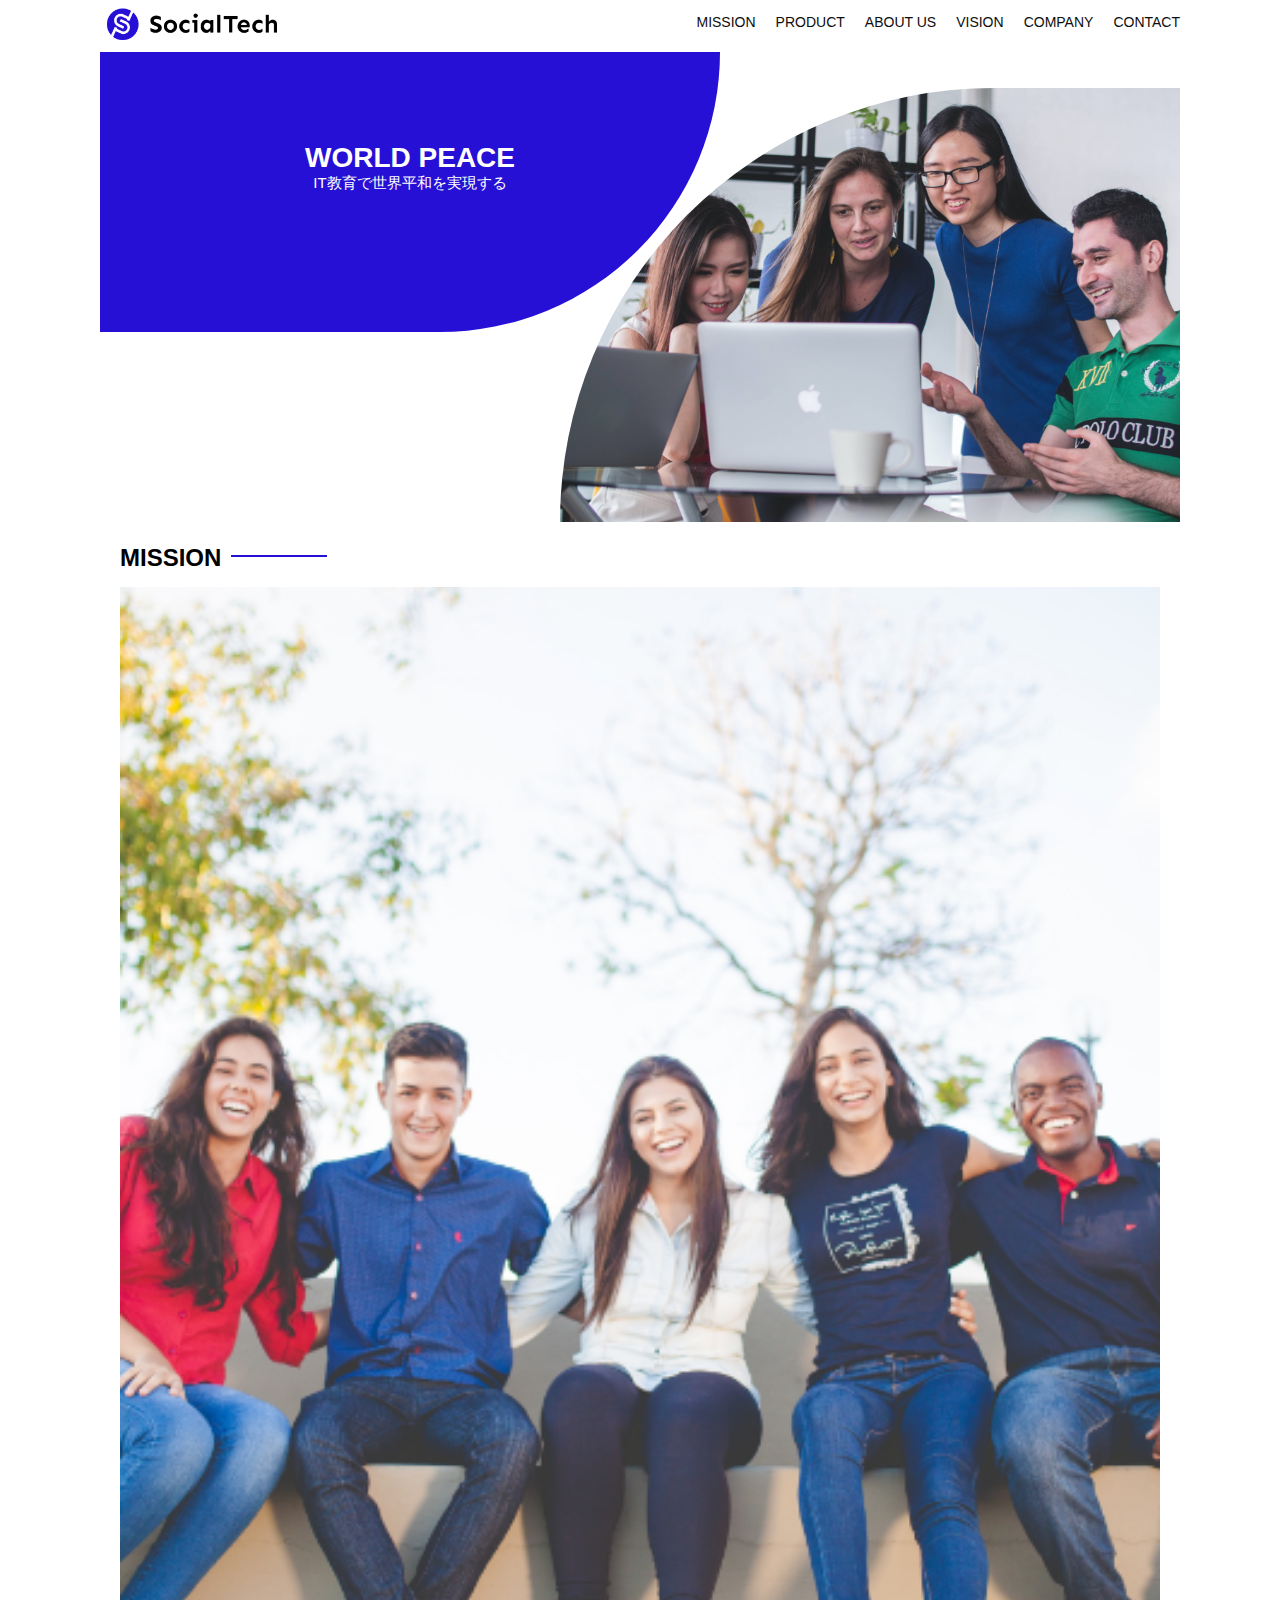
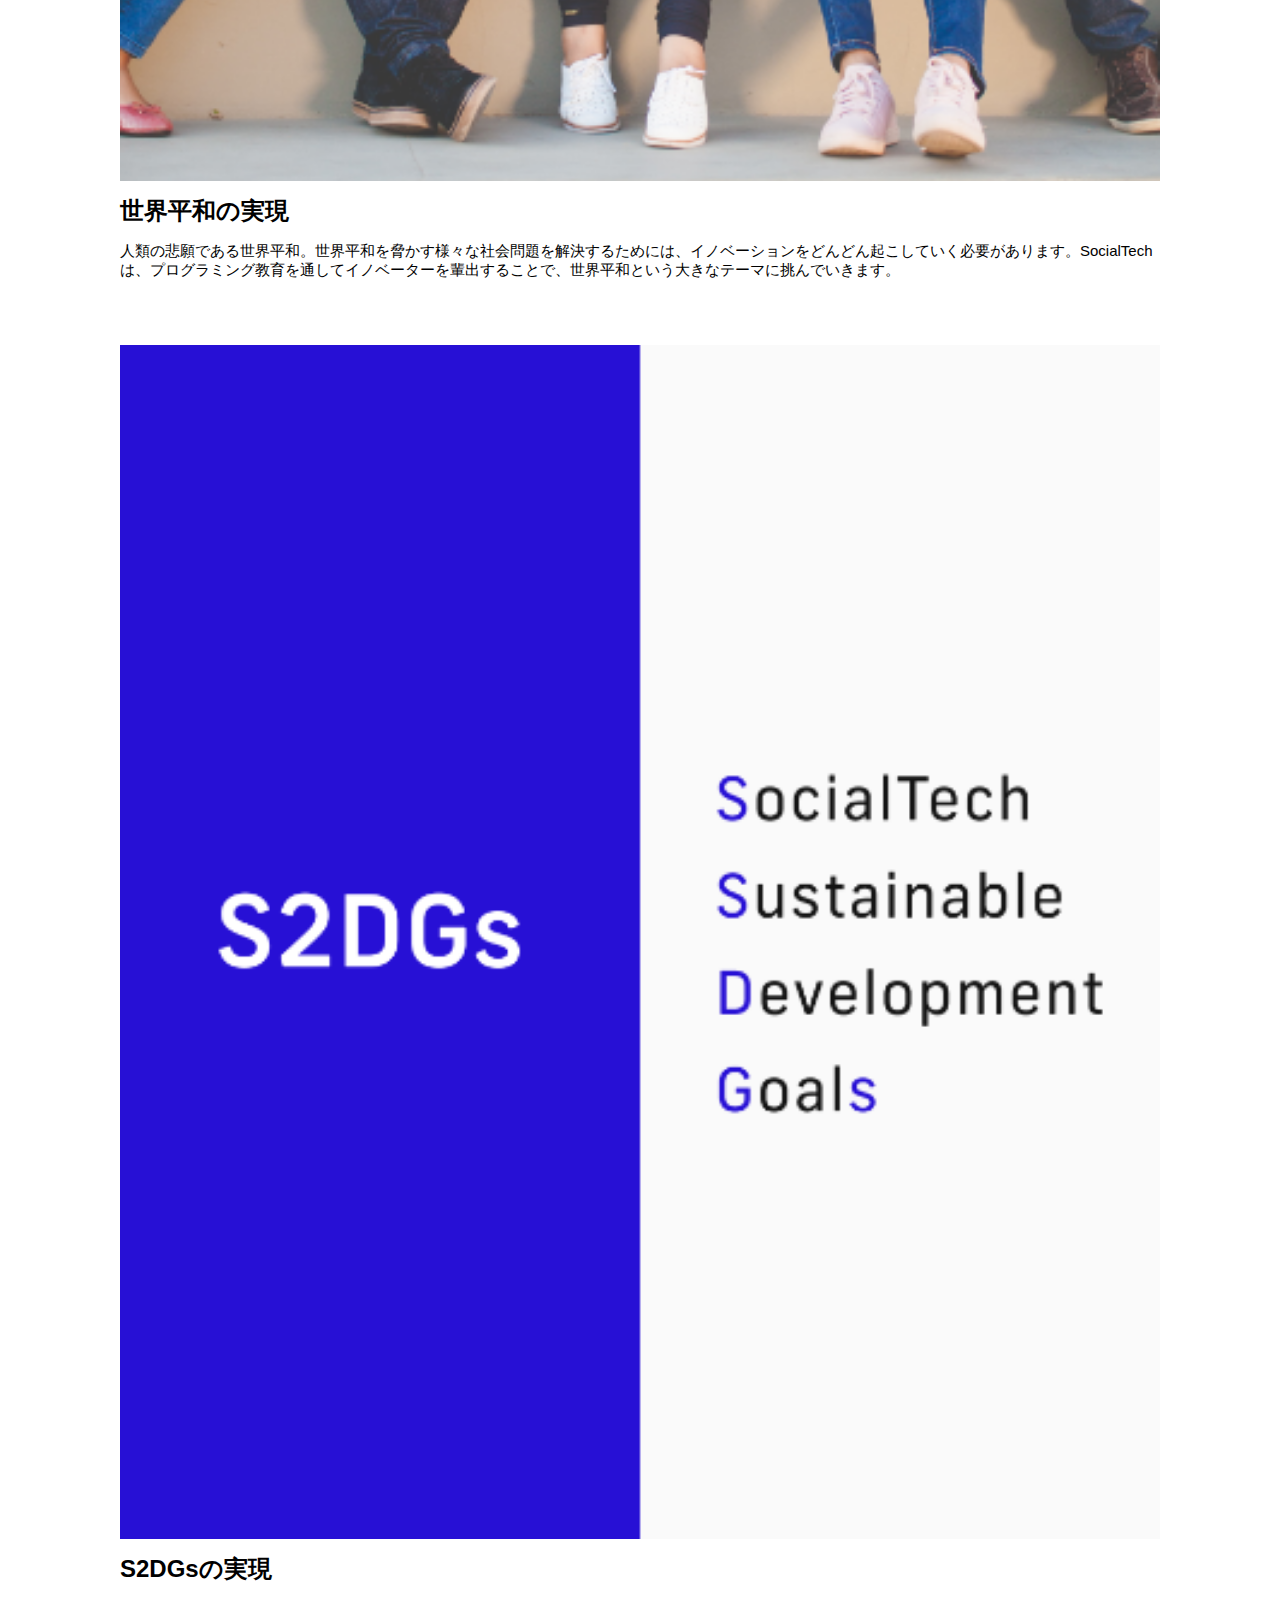
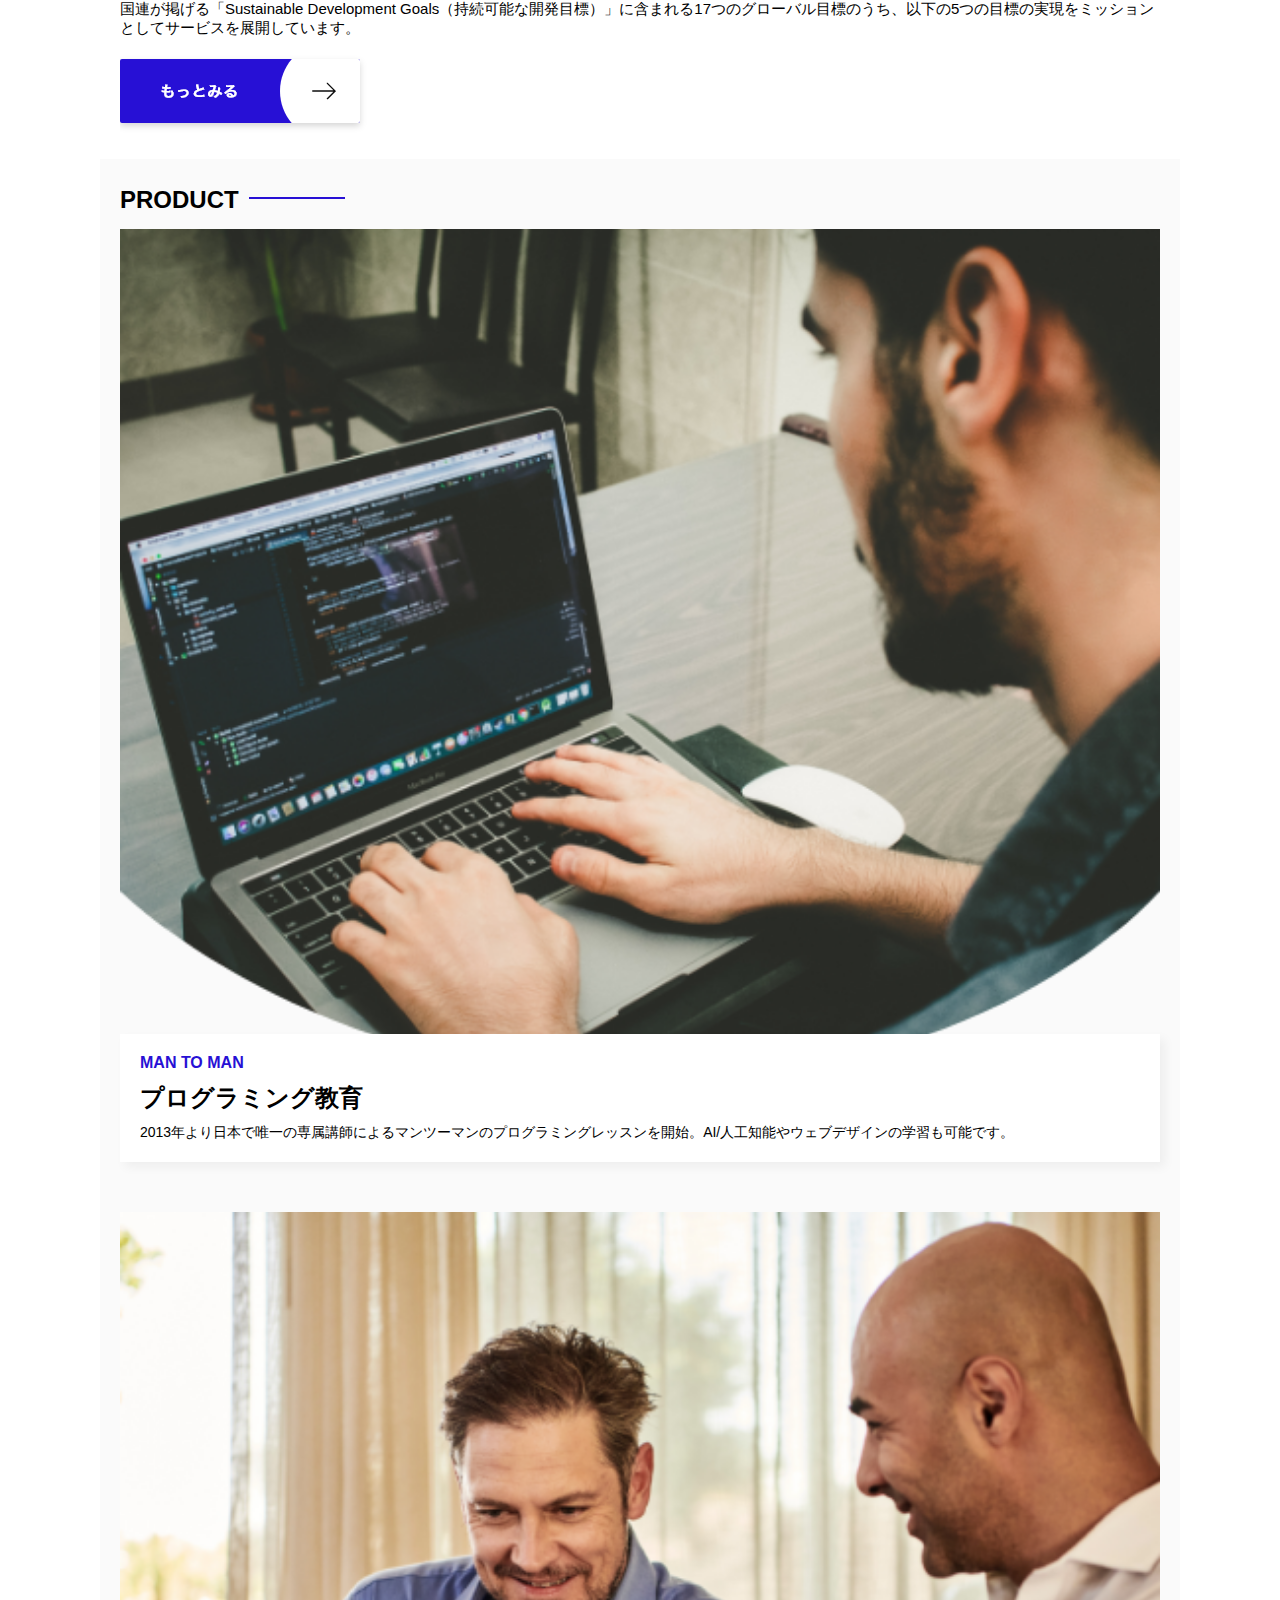
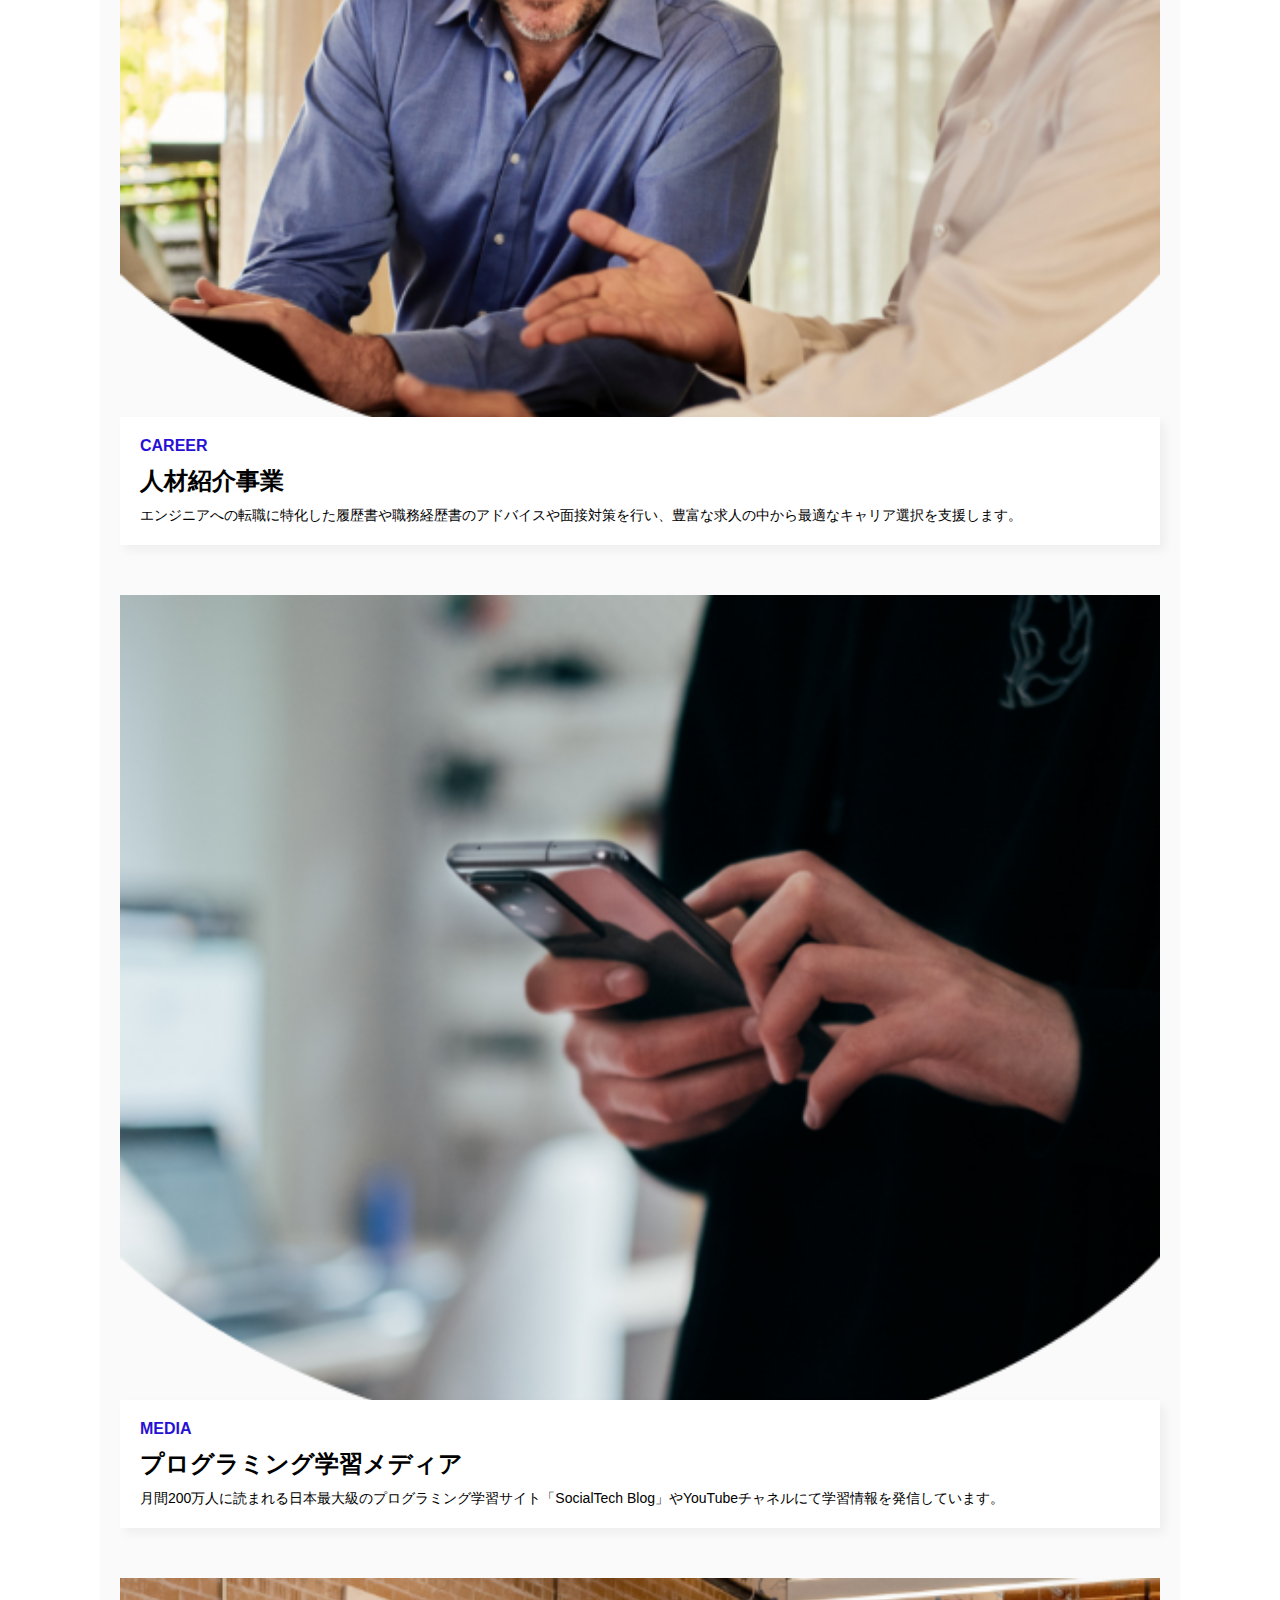
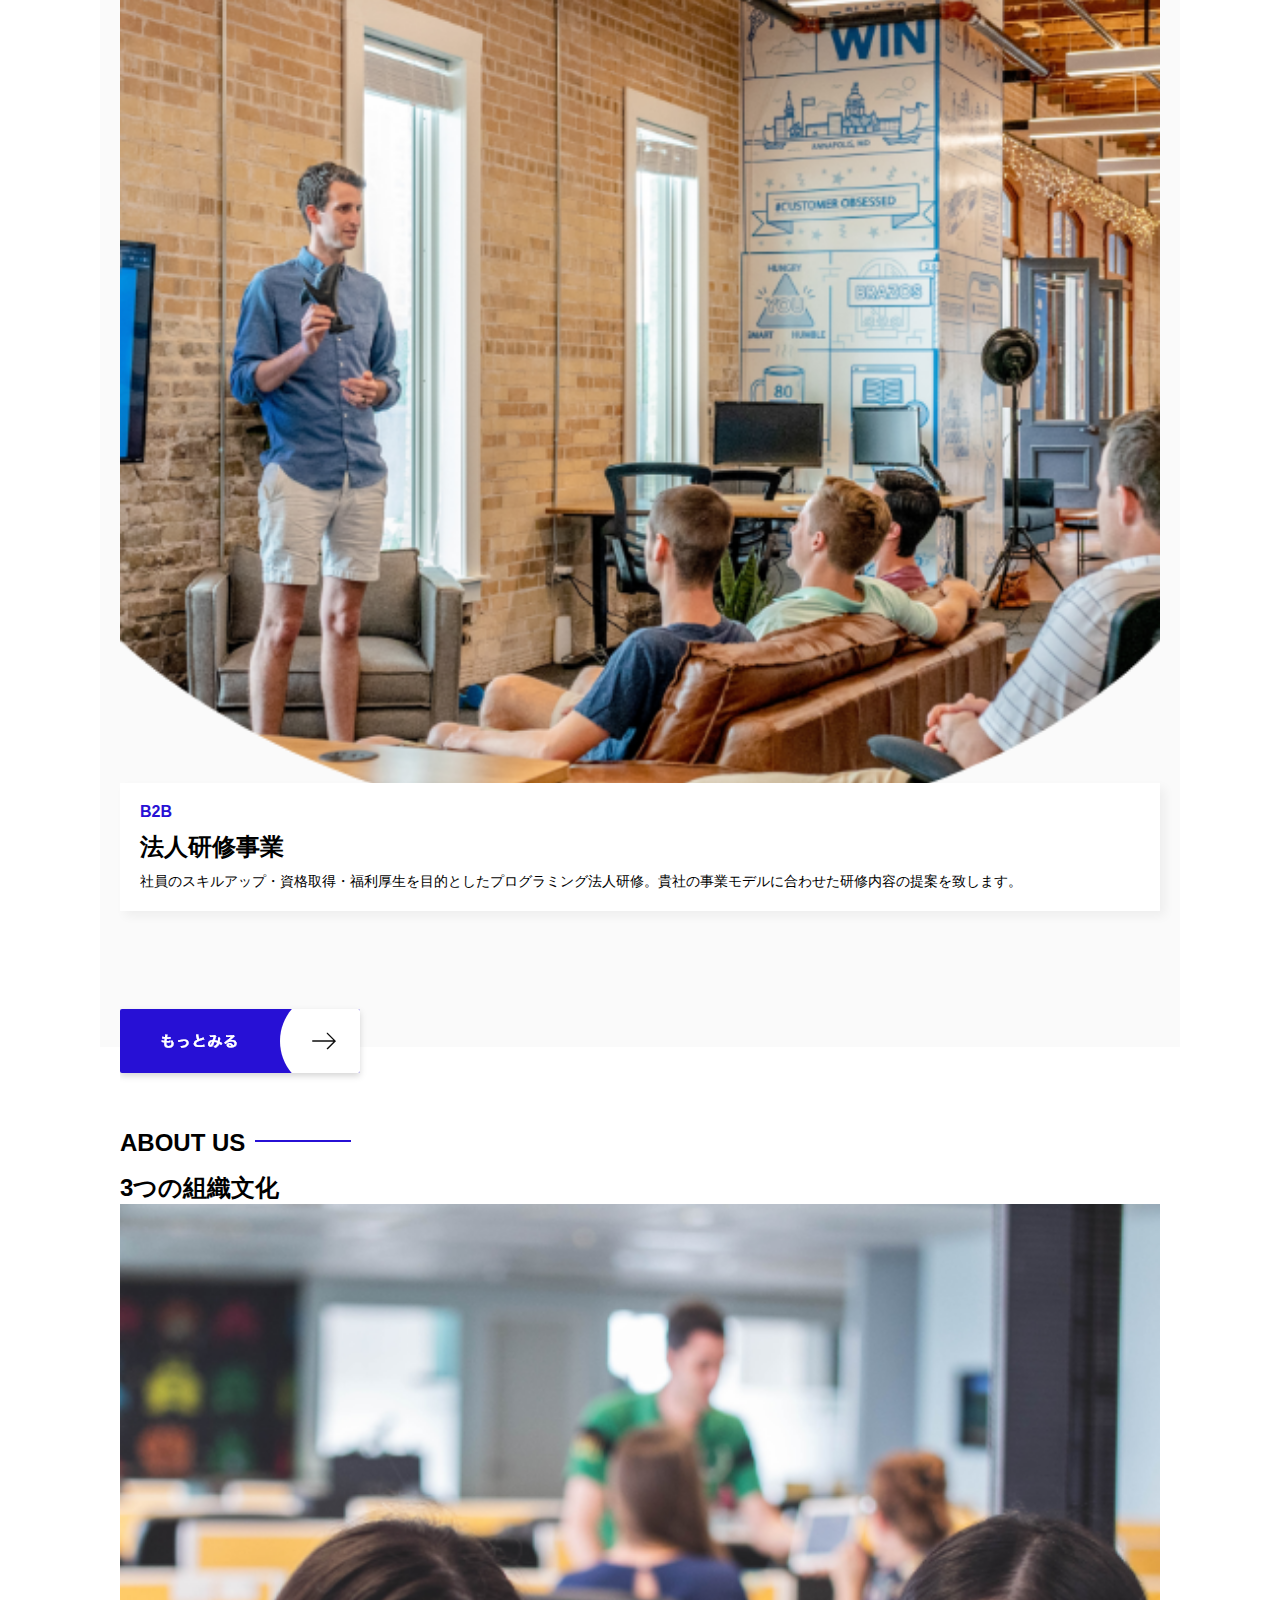
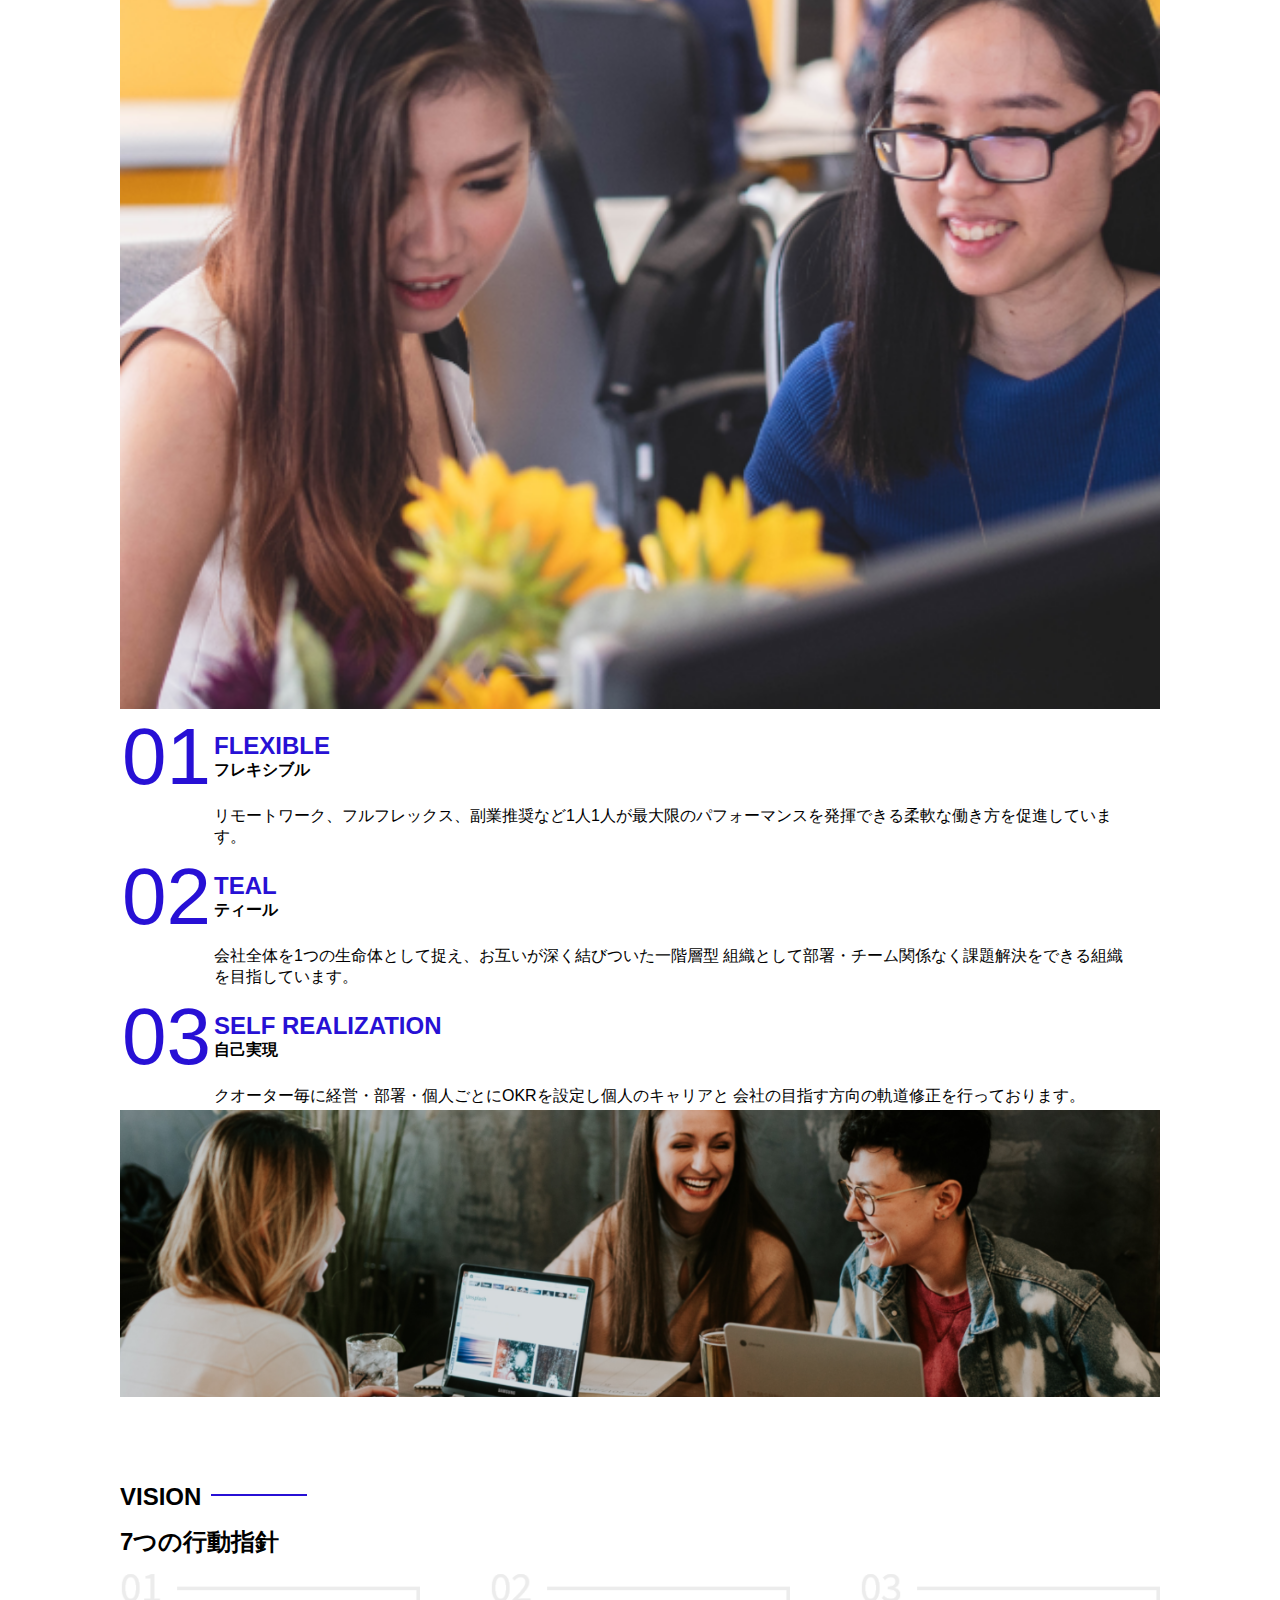
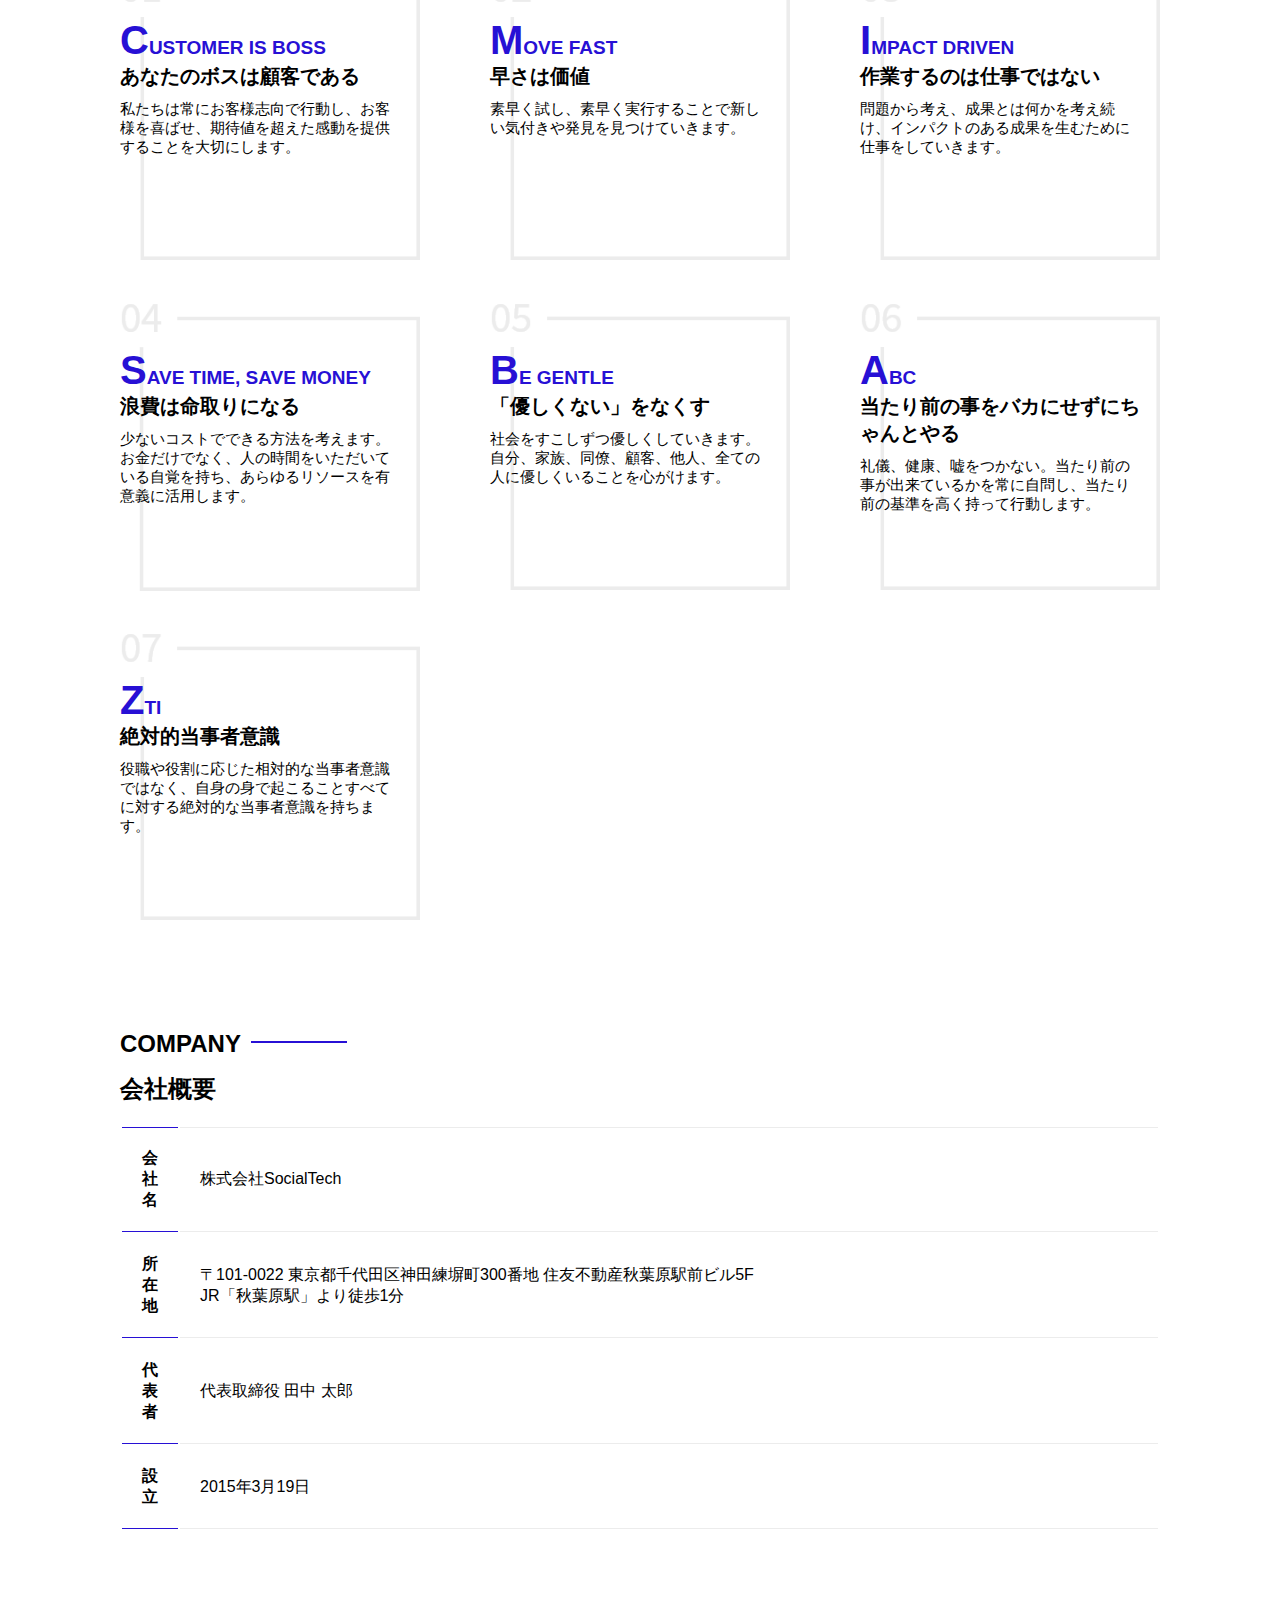
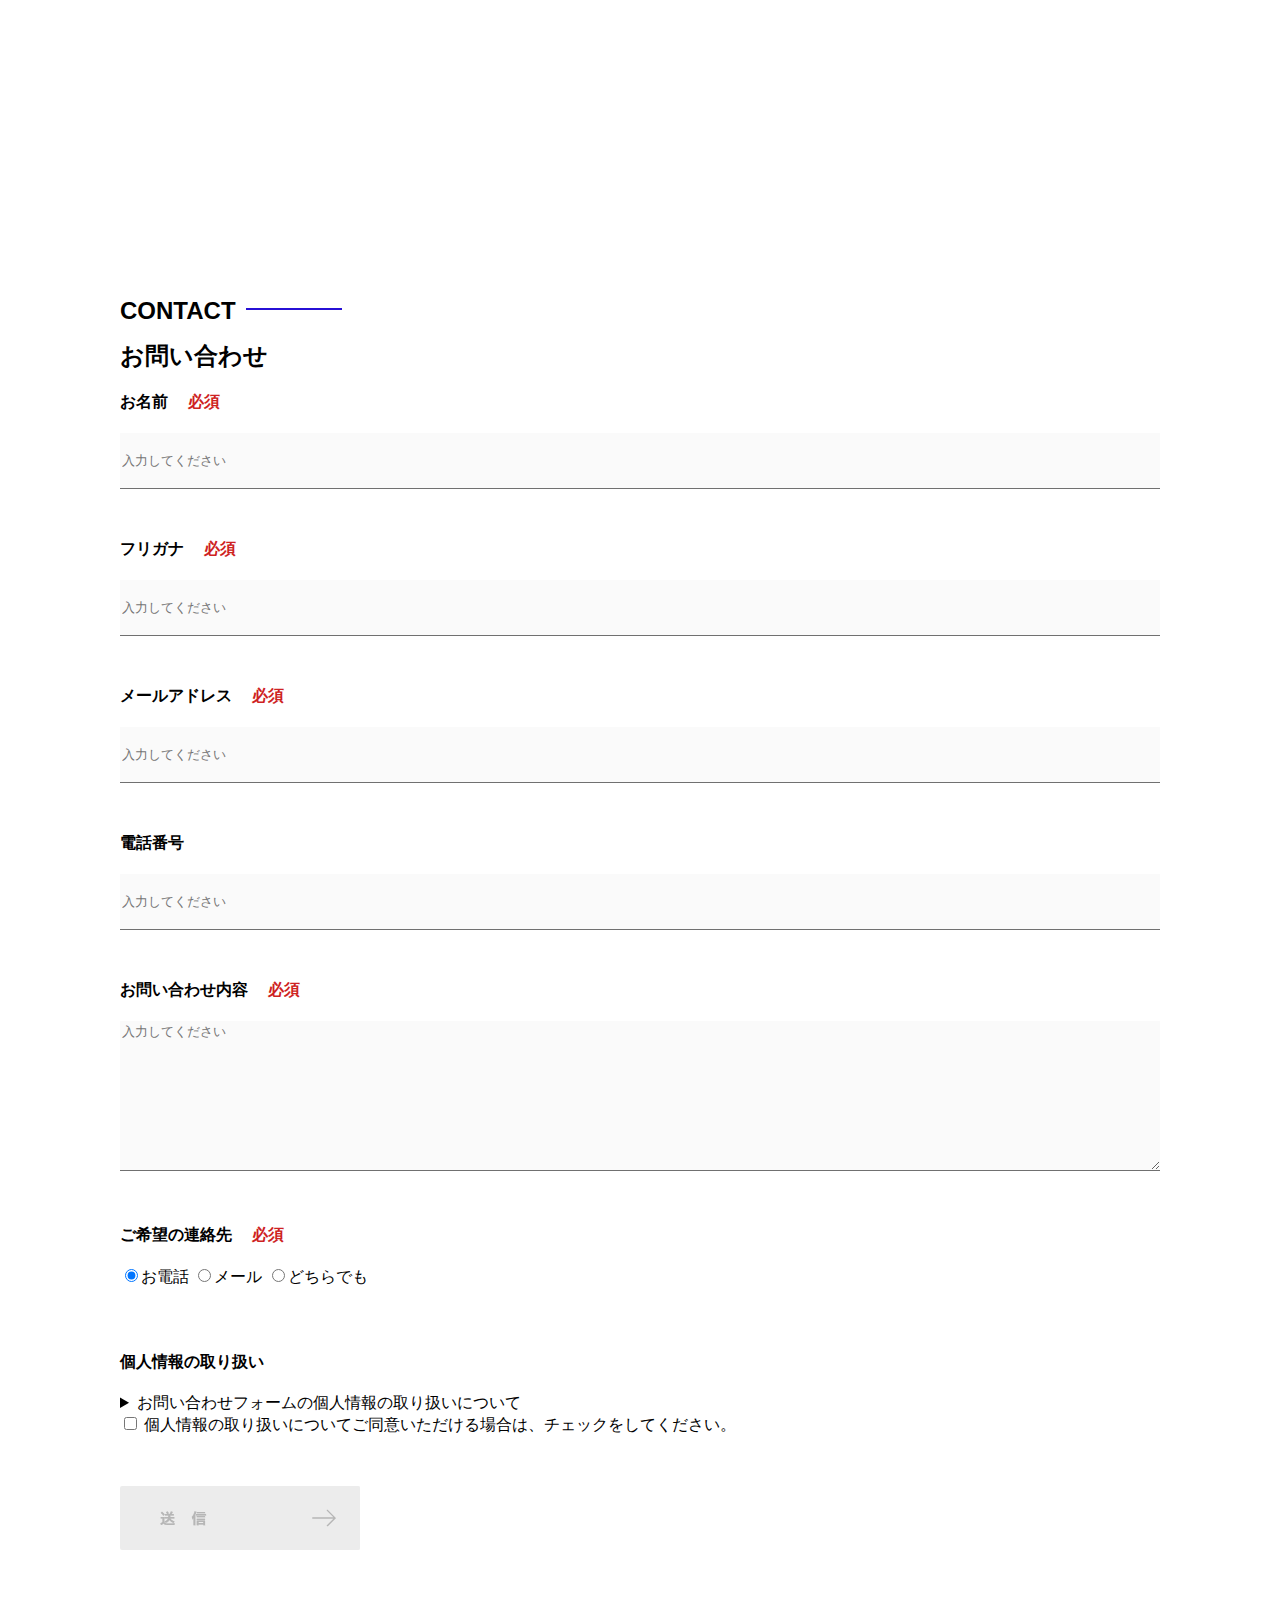
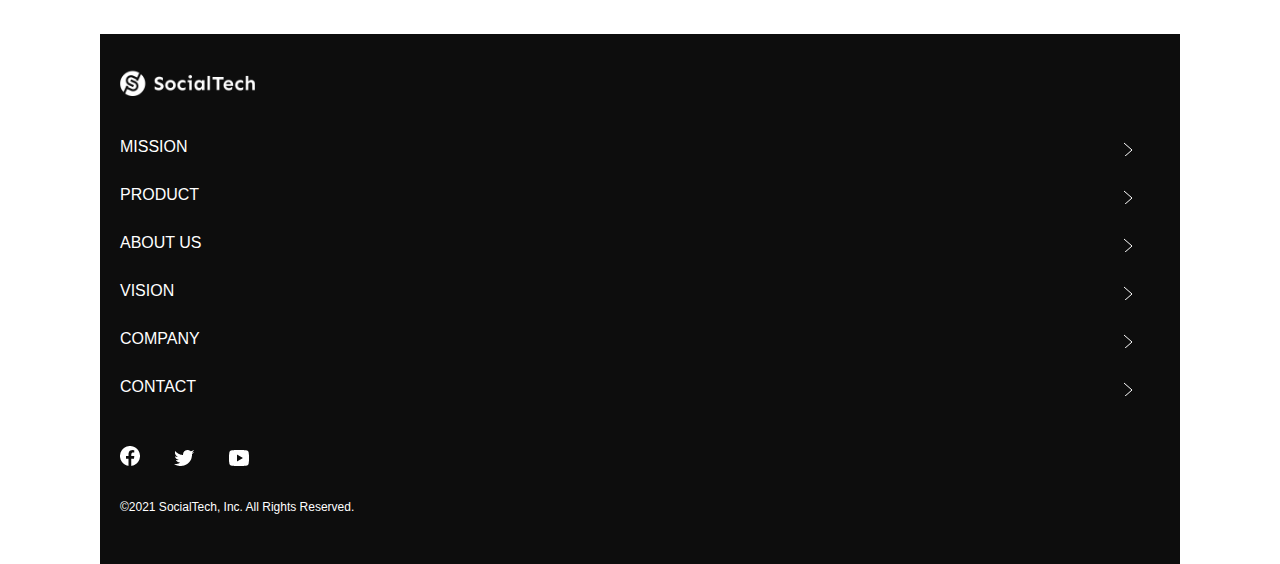
<file: index.html>
<!DOCTYPE html>
 <html>
 <head>
    <title>SocialTech</title>
    <meta charset="UTF-8">
  <meta name="description" content="SocialTechはEdTech業界のリーディングカンパニーを目指します。">
  <meta name="viewport" content="width=device-width, initial-scale=1.0"> 
  <link rel="stylesheet" href="style.css">
</head>
 <body>
     <!-- ヘッダー -->
  <header>
    <!-- ロゴ -->
    <a href="index.html" id="logo">
      <img src="images/logo.png" alt="トップページに戻る">
    </a>
       <!-- PC用ナビゲーション -->
    <nav id="nav-pc">
       <ul>
        <li><a href="mission.html">MISSION</a></li>
        <li><a href="product.html">PRODUCT</a></li>
        <li><a href="index.html#aboutus">ABOUT US</a></li>
        <li><a href="index.html#vision">VISION</a></li>
        <li><a href="index.html#company">COMPANY</a></li>
        <li><a href="index.html#contact">CONTACT</a></li>
       </ul>
   </nav>
     <!-- スマホ用メニューボタン -->
       <button id="menu-sp" onclick="document.getElementById('nav-sp').style.display = 'block'">
         <img src="images/button-menu.png" alt="ナビゲーションを開く">
       </button>
       <!-- スマホ用ナビゲーション -->
       <div id="nav-sp">
         <button id="close" onclick="document.getElementById('nav-sp').style.display = 'none'">
           <img src="images/button-close.png" alt="ナビゲーションを閉じる">
         </button>
 
         <nav>
           <ul>
             <li>
               <a id="logo-sp" href="index.html" onclick="document.getElementById('nav-sp').style.display = 'none'"><img src="images/logo-sp.png" alt="トップページに戻る"></a>
             </li>
             <li><a class="menu" href="mission.html" onclick="document.getElementById('nav-sp').style.display = 'none'">MISSION</a></li>
             <li><a class="menu" href="product.html" onclick="document.getElementById('nav-sp').style.display = 'none'">PRODUCT</a></li>
             <li><a class="menu" href="index.html#aboutus" onclick="document.getElementById('nav-sp').style.display = 'none'">ABOUT US</a></li>
             <li><a class="menu" href="index.html#vision" onclick="document.getElementById('nav-sp').style.display = 'none'">VISION</a></li>
             <li><a class="menu" href="index.html#company" onclick="document.getElementById('nav-sp').style.display = 'none'">COMPANY</a></li>
             <li><a class="menu" href="index.html#contact" onclick="document.getElementById('nav-sp').style.display = 'none'">CONTACT</a></li>
           </ul>
         </nav>
         <div id="sns">
           <a href="https://www.facebook.com/sejuku2013">
             <img src="images/button-facebook.png" alt="Facebookのリンク">
           </a>
           <a href="https://twitter.com/samuraijuku">
             <img src="images/button-twitter.png" alt="Twitterのリンク">
           </a>
           <a href="https://www.youtube.com/channel/UCCFOQO5aDK0xXam4cUQXT8g">
             <img src="images/button-youtube.png" alt="YouTubeのリンク">
           </a>
         </div>
       </div>
  </header>
  <main>
    <article>
        <!-- メインビジュアル -->
      <section id="main-visual">
           <div id="main-message">
            <h1>WORLD PEACE</h1>
            <p>IT教育で世界平和を実現する</p>
        </div>
        <img src="images/index/index-main.png" alt="PCの周りに集まる多国籍の仲間たち">
      </section>
       <!--ミッション-->
      <section id="mission">
         <h2 class="index-h2">MISSION</h2>
        <div id="mission-flex">
          <div>
             <img id="mission-photo" src="images/index/index-mission.png" alt="屋外のベンチで写真を撮影する多国籍の仲間たち">
            <h3>世界平和の実現</h3>
            <p>
              人類の悲願である世界平和。世界平和を脅かす様々な社会問題を解決するためには、イノベーションをどんどん起こしていく必要があります。SocialTechは、プログラミング教育を通してイノベーターを輩出することで、世界平和という大きなテーマに挑んでいきます。
            </p>
          </div>
          <div>
             <img id="s2dgs" src="images/index/s2dgs.png" alt="S2DGs">
            <h3>S2DGsの実現</h3>
            <p>国連が掲げる「Sustainable Development Goals（持続可能な開発目標）」に含まれる17つのグローバル目標のうち、以下の5つの目標の実現をミッションとしてサービスを展開しています。</p>
            <a href="mission.html">
              <img src="images/button-more.png" alt="もっとみる">
            </a>
          </div>
        </div>
      </section>
       <!-- プロダクト -->
      <section id="product">
       <h2 class="index-h2">PRODUCT</h2>
        <div class="product-flex">
         <div id="product-left">
            <div>
               <img class="product-photo" src="images/index/index-mantoman.png" alt="PCでコードを書く男性">
               <div class="product-explain">
                 <span>MAN TO MAN</span>
                 <h3>プログラミング教育</h3>
                 <p>2013年より日本で唯一の専属講師によるマンツーマンのプログラミングレッスンを開始。AI/人工知能やウェブデザインの学習も可能です。</p>
               </div>
             </div>
             <div>
               <img class="product-photo" src="images/index/index-career.png" alt="笑顔で話し合う2人の男性">
               <div class="product-explain">
                 <span>CAREER</span>
                 <h3>人材紹介事業</h3>
                 <p>エンジニアへの転職に特化した履歴書や職務経歴書のアドバイスや面接対策を行い、豊富な求人の中から最適なキャリア選択を支援します。</p>
               </div>
             </div>
         </div>
         <div id="product-right">
            <div>
              <img class="product-photo" src="images/index/index-media.png" alt="スマートフォンを操作する人">
              <div class="product-explain">
                <span>MEDIA</span>
                <h3>プログラミング学習メディア</h3>
                <p>月間200万人に読まれる日本最大級のプログラミング学習サイト「SocialTech Blog」やYouTubeチャネルにて学習情報を発信しています。</p>
              </div>
            </div>
            <div>
              <img class="product-photo" src="images/index/index-b2b.png" alt="講演中の男性とそれを聴く人々">
              <div class="product-explain">
                <span>B2B</span>
                <h3>法人研修事業</h3>
                <p>社員のスキルアップ・資格取得・福利厚生を目的としたプログラミング法人研修。貴社の事業モデルに合わせた研修内容の提案を致します。</p>
              </div>
            </div>
          </div>
        </div>
        <div id="product-more">
          <a href="product.html">
            <img src="images/button-more.png" alt="もっとみる">
          </a>
         </div>
        </div>
      </section>
      <!-- ABOUT US -->
      <section id="aboutus">
        <h2 class="index-h2">ABOUT US</h2>
        <h3>3つの組織文化</h3>
        <div>
            <table class="culture-table">
            <tr>
              <td class="culture-num">01</td>
              <th><span class="culture-en">FLEXIBLE</span><br>フレキシブル</th>
            </tr>
            <tr>
              <td>
                <!--空のセル-->
              </td>
              <td class="culture-description">リモートワーク、フルフレックス、副業推奨など1人1人が最大限のパフォーマンスを発揮できる柔軟な働き方を促進しています。</td>
            </tr>
            <tr>
              <td class="culture-num">02</td>
              <th><span class="culture-en">TEAL</span><br>ティール</th>
            </tr>
            <tr>
              <td>
                <!--空のセル-->
              </td>
              <td class="culture-description">会社全体を1つの生命体として捉え、お互いが深く結びついた一階層型 組織として部署・チーム関係なく課題解決をできる組織を目指しています。</td>
            </tr>
            <tr>
              <td class="culture-num">03</td>
              <th><span class="culture-en">SELF REALIZATION</span><br>自己実現</th>
            </tr>
            <tr>
              <td>
                <!--空のセル-->
              </td>
              <td class="culture-description">クオーター毎に経営・部署・個人ごとにOKRを設定し個人のキャリアと 会社の目指す方向の軌道修正を行っております。</td>
            </tr>
          </table>
  <img class="culture-img" src="images/index/index-aboutus1.png" alt="笑顔で話し合う2人の女性">
        </div>
        <img class="culture-img2" src="images/index/index-aboutus2.png" alt="笑顔で話し合う3人の男女">
      </section>
        <!-- VISION -->
      <section id="vision">
        <h2 class="index-h2">VISION</h2>
        <h3>7つの行動指針</h3>
        <div>
             <div class="vision-box">
               <img src="images/index/vision-01.png" alt="01">
               <div>
                 <h4>CUSTOMER IS BOSS</h4>
                 <h5>あなたのボスは顧客である</h5>
                 <p>私たちは常にお客様志向で行動し、お客様を喜ばせ、期待値を超えた感動を提供することを大切にします。</p>
               </div>
             </div>
               <div class="vision-box">
               <img src="images/index/vision-02.png" alt="02">
               <div>
                 <h4>MOVE FAST</h4>
                 <h5>早さは価値</h5>
                 <p>素早く試し、素早く実行することで新しい気付きや発見を見つけていきます。</p>
               </div>
             </div>
             <div class="vision-box">
               <img src="images/index/vision-03.png" alt="03">
               <div>
                 <h4>IMPACT DRIVEN</h4>
                 <h5>作業するのは仕事ではない</h5>
                 <p>問題から考え、成果とは何かを考え続け、インパクトのある成果を生むために仕事をしていきます。</p>
               </div>
             </div>
             <div class="vision-box">
               <img src="images/index/vision-04.png" alt="04">
               <div>
                 <h4>SAVE TIME, SAVE MONEY</h4>
                 <h5>浪費は命取りになる</h5>
                 <p>少ないコストでできる方法を考えます。お金だけでなく、人の時間をいただいている自覚を持ち、あらゆるリソースを有意義に活用します。</p>
               </div>
             </div>
             <div class="vision-box">
               <img src="images/index/vision-05.png" alt="05">
               <div>
                 <h4>BE GENTLE</h4>
                 <h5>「優しくない」をなくす</h5>
                 <p>社会をすこしずつ優しくしていきます。自分、家族、同僚、顧客、他人、全ての人に優しくいることを心がけます。</p>
               </div>
             </div>
             <div class="vision-box">
               <img src="images/index/vision-06.png" alt="06">
               <div>
                 <h4>ABC</h4>
                 <h5>当たり前の事をバカにせずにちゃんとやる</h5>
                 <p>礼儀、健康、嘘をつかない。当たり前の事が出来ているかを常に自問し、当たり前の基準を高く持って行動します。</p>
               </div>
             </div>
             <div class="vision-box">
               <img src="images/index/vision-07.png" alt="07">
               <div>
                 <h4>ZTI</h4>
                 <h5>絶対的当事者意識</h5>
                 <p>役職や役割に応じた相対的な当事者意識ではなく、自身の身で起こることすべてに対する絶対的な当事者意識を持ちます。</p>
               </div>
             </div>
        </div>
      </section>
        <!-- COMPANY -->
      <section id="company">
        <h2 class="index-h2">COMPANY</h2>
        <h3>会社概要</h3>
         <table id="company-table">
             <tr>
               <th class="tableheader tableheader-first">会社名</th>
               <td class="cell cell-first">株式会社SocialTech</td>
             </tr>
             <tr>
               <th class="tableheader">所在地</th>
               <td class="cell">〒101-0022 東京都千代田区神田練塀町300番地 住友不動産秋葉原駅前ビル5F<br>JR「秋葉原駅」より徒歩1分</td>
             </tr>
             <tr>
               <th class="tableheader">代表者</th>
               <td class="cell">代表取締役 田中 太郎</td>
             </tr>
             <tr>
               <th class="tableheader">設立</th>
               <td class="cell">2015年3月19日</td>
             </tr>
           </table>
           <iframe 
 src="https://www.google.com/maps/embed?pb=!1m18!1m12!1m3!1d3240.0688551336807!2d139.7720776771055!3d35.69992317258124!2m3!1f0!2f0!3f0!3m2!1i1024!2i768!4f13.1!3m3!1m2!1s0x60188fee13660e23%3A0x77137876edf742ac!2z5L2P5Y-L5LiN5YuV55Sj56eL6JGJ5Y6f6aeF5YmN44OT44Or!5e0!3m2!1sja!2sjp!4v1704858013291!5m2!1sja!2sjp" 
 style="border: 0" allowfullscreen="" loading="lazy">
 </iframe>
      </section>
       <!-- お問い合わせフォーム -->
      <section id="contact">
        <h2 class="index-h2">CONTACT</h2>
        <h3>お問い合わせ</h3>
        <form>
           <div>
            <div class="contact-heading">
              <label class="contact-label">お名前<span class="contact-span">必須</span></label>
            </div>
            <div>
              <input type="text" name="name" placeholder="入力してください" class="contact-textbox">
            </div>
          </div>
          <div>
            <div class="contact-heading">
              <label class="contact-label">フリガナ<span class="contact-span">必須</span></label>
            </div>
            <div>
              <input type="text" name="hurigana" placeholder="入力してください" class="contact-textbox">
            </div>
          </div>
          <div>
            <div class="contact-heading">
              <label class="contact-label">メールアドレス<span class="contact-span">必須</span></label>
            </div>
            <div>
              <input type="text" name="email" placeholder="入力してください" class="contact-textbox">
            </div>
          </div>
          <div>
            <div class="contact-heading">
              <label class="contact-label">電話番号</label>
            </div>
            <div>
              <input type="text" name="tel" placeholder="入力してください" class="contact-textbox">
            </div>
          </div>
           <div>
            <div class="contact-heading">
              <label class="contact-label">お問い合わせ内容<span class="contact-span">必須</span></label>
            </div>
            <div>
              <textarea class="contact-textarea" placeholder="入力してください" name="message"></textarea>
            </div>
          </div>
             <div>
            <div class="contact-heading">
              <label class="contact-label">ご希望の連絡先<span class="contact-span">必須</span></label>
            </div>
            <div>
              <input class="radiobutton" type="radio" value="tel" name="contact" checked><label>お電話</label>
              <input class="radiobutton" type="radio" value="mail" name="contact"><label>メール</label>
              <input class="radiobutton" type="radio" value="both" name="contact"><label>どちらでも</label>
            </div>
          </div>
            <div>
               <div class="contact-heading">
                 <label class="contact-label">個人情報の取り扱い</label>
               </div>
               <div>
                 <details>
                   <summary>お問い合わせフォームの個人情報の取り扱いについて</summary>
                   <div>
                     <dl>
                       <dt>１．組織の名称又は氏名</dt>
                       <dd>株式会社SocialTech</dd>
                       <dt>２．個人情報保護管理者（若しくはその代理人）の氏名又は職名、所属及び連絡先</dt>
                       <dd>
                         <p>鈴木 一郎 コーポレート部</p>
                         <p>メールアドレス：samurai@example.com</p>
                         <p>TEL：03-1234-5678</p>
                       </dd>
                       <dt>３．個人情報の利用目的</dt>
                       <dd>
                         <ul>
                           <li>本サービス及び本サービスに関連する情報の提供又はそれらに関する連絡のため</li>
                           <li>ユーザーの本人確認のため</li>
                           <li>当社サービスのご案内のため</li>
                           <li>当社の商品等の広告または宣伝（電子メールによるものを含むものとします。）</li>
                         </ul>
                       </dd>
                       <dt>４．個人情報の取り扱い業務の委託</dt>
                       <dd>個人情報の取扱業務の全部または一部を外部に業務委託する場合があります。その際、弊社は、個人情報を適切に保護できる管理体制を敷き実行していることを条件として委託先を厳選したうえで、機密保持契約を委託先と締結し、お客様の個人情報を厳密に管理させます。</dd>
                       <dt>５．個人情報の開示等の請求</dt>
                       <dd>
                         お客様は、弊社に対してご自身の個人情報の開示等（利用目的の通知、開示、内容の訂正・追加・削除、利用の停止または消去、第三者への提供の停止）に関して、当社問合わせ窓口に申し出ることができます。<br>
                         その際、弊社はお客様ご本人を確認させていただいたうえで、合理的な期間内に対応いたします。<br>
                         なお、個人情報に関する弊社問合わせ先は、次の通りです。
                       </dd>
                       <dd>
                         <p>株式会社SocialTech　個人情報問合せ窓口</p>
                         <p>〒150-0043　東京都千代田区神田練塀町300番地 住友不動産秋葉原駅前ビル5F</p>
                         <p>メールアドレス：samurai@example.com　TEL：03-1234-5678</p>
                       </dd>
 
                       <dt>６．個人情報を提供されることの任意性について</dt>
                       <dd>お客様がご自身の個人情報を弊社に提供されるか否かは、お客様のご判断によりますが、もしご提供されない場合には、適切なサービスが提供できない場合がありますので予めご了承ください。</dd>
                     </dl>
                   </div>
                 </details>
                 <input type="checkbox" name="agree">
                 <span>個人情報の取り扱いについてご同意いただける場合は、チェックをしてください。</span>
               </div>
             </div>
                 <input type="image" src="images/button-submit.png" alt="送信する">
        </form>
      </section>
    </article>
  </main>
   <footer>
      <div id="footer-logo">
        <img src="images/logo-sp.png" alt="SocialTech">
      </div>
         <div id="footer-link">
        <a href="mission.html">MISSION</a>
        <a href="product.html">PRODUCT</a>
        <a href="index.html#aboutus">ABOUT US</a>
        <a href="index.html#vision">VISION</a>
        <a href="index.html#company">COMPANY</a>
        <a href="index.html#contact">CONTACT</a>
      </div>
       <div id="sns-footer">
         <div class="sns-btns">
           <a href="https://www.facebook.com/sejuku2013"><img src="images/button-facebook.png" alt="Facebookのリンク"></a>
           <a href="https://twitter.com/samuraijuku"><img src="images/button-twitter.png" alt="Twitterのリンク"></a>
           <a href="https://www.youtube.com/channel/UCCFOQO5aDK0xXam4cUQXT8g"><img src="images/button-youtube.png" alt="YouTubeのリンク"></a>
         </div>
         <p id="copyright">&copy;2021 SocialTech, Inc. All Rights Reserved.</p>
       </div>
    </footer>
 </body>
 </html>
</file>
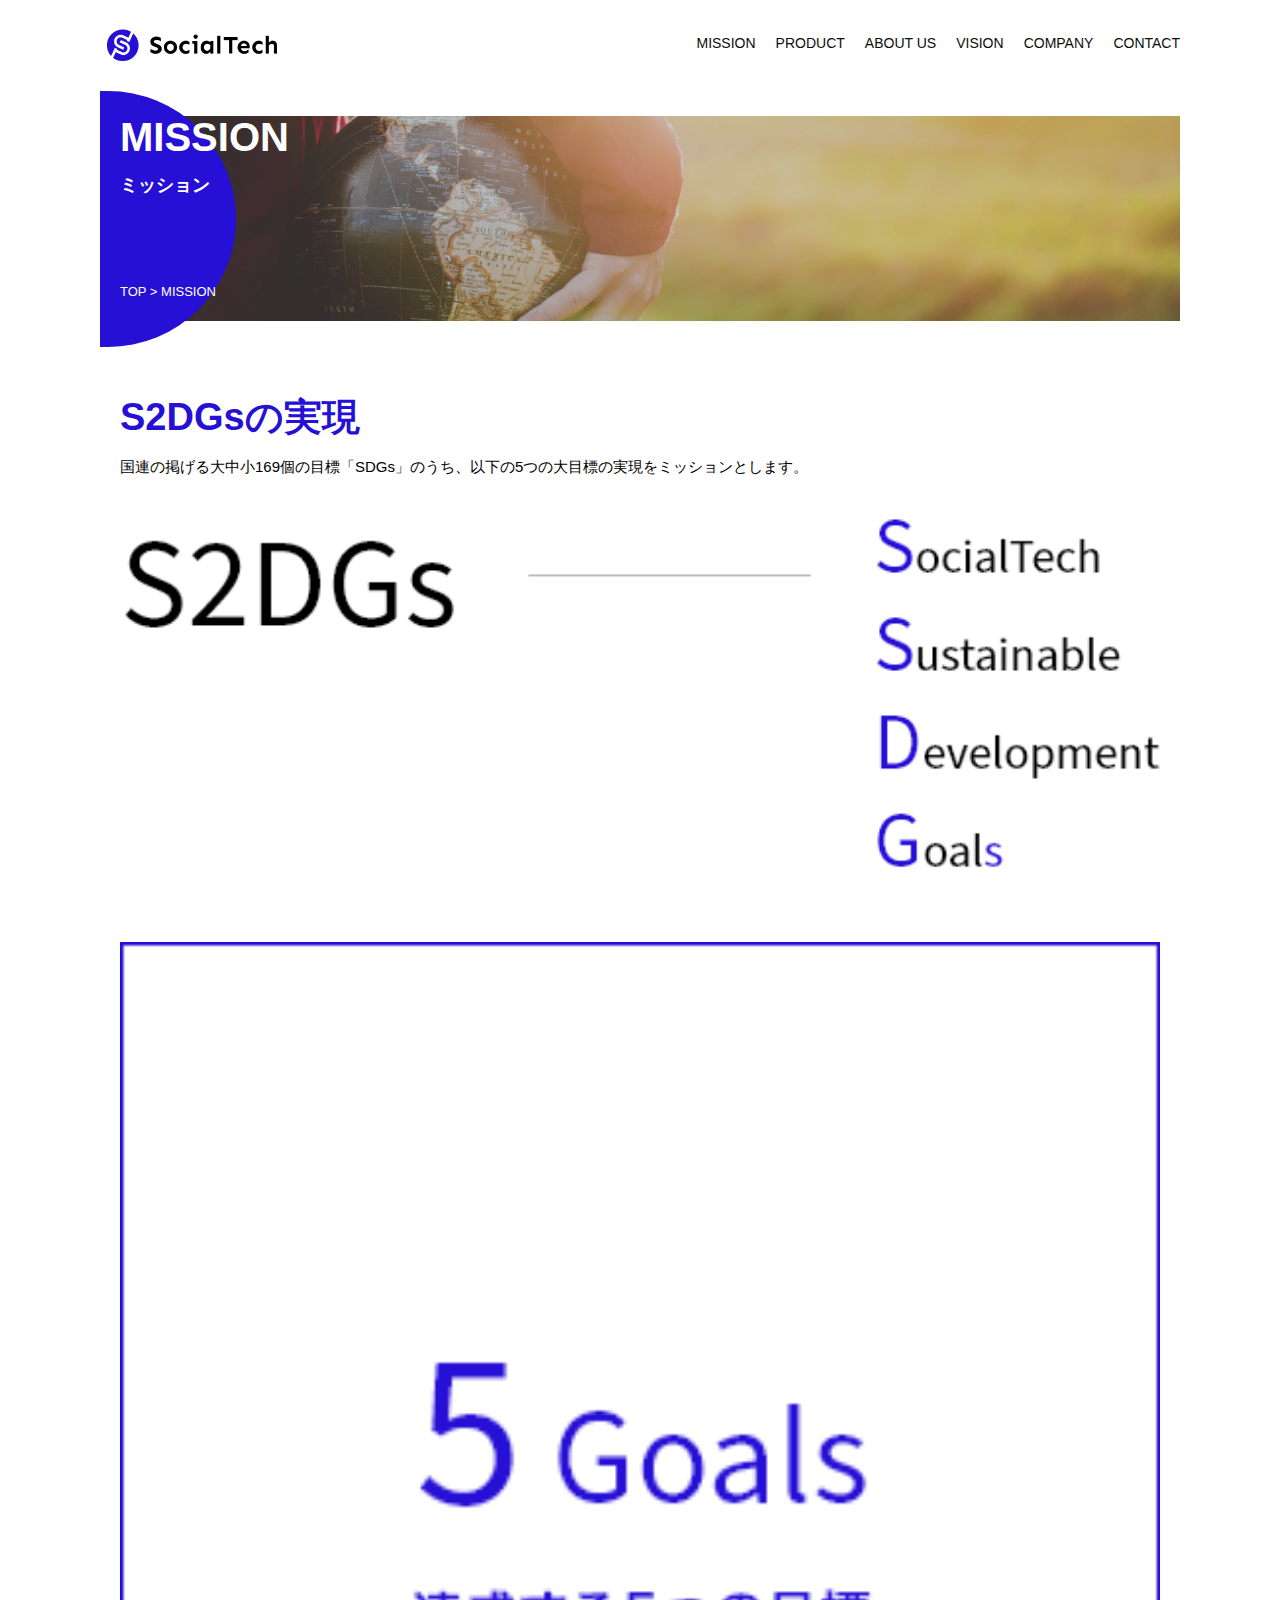
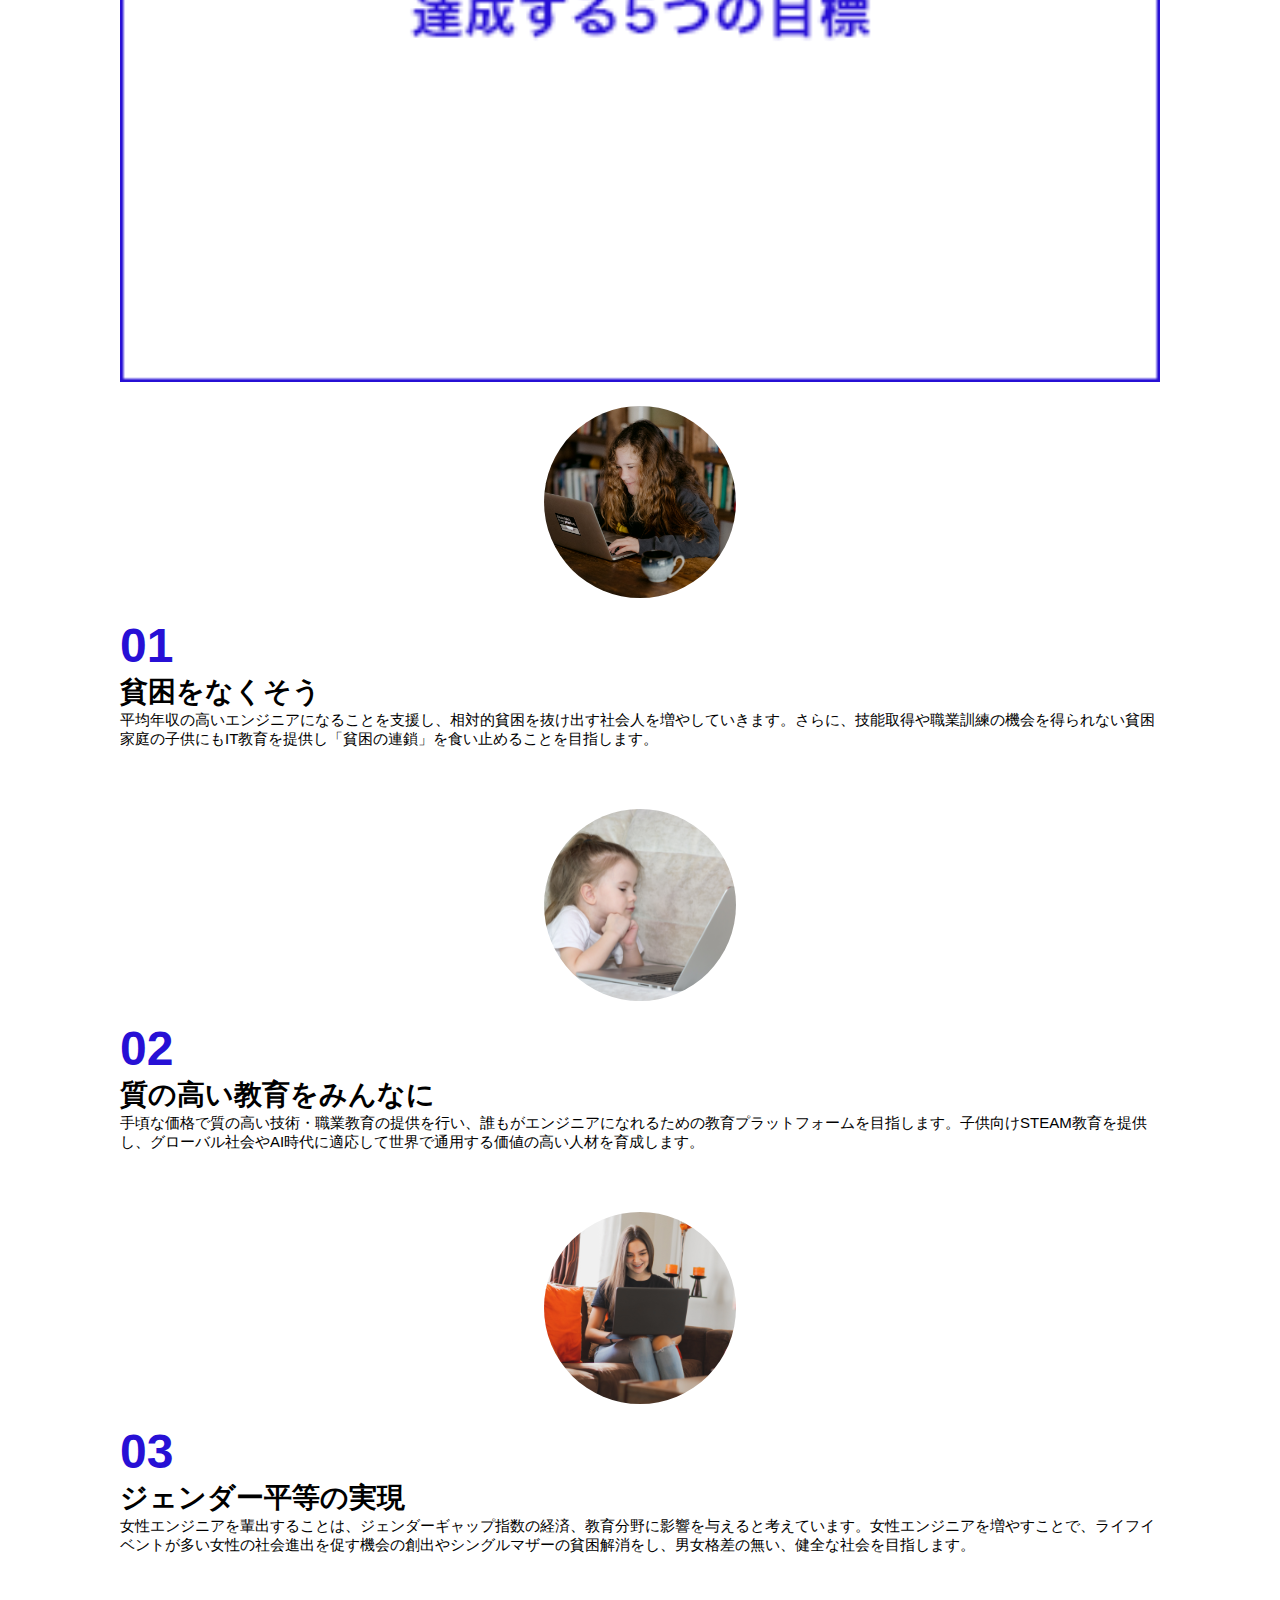
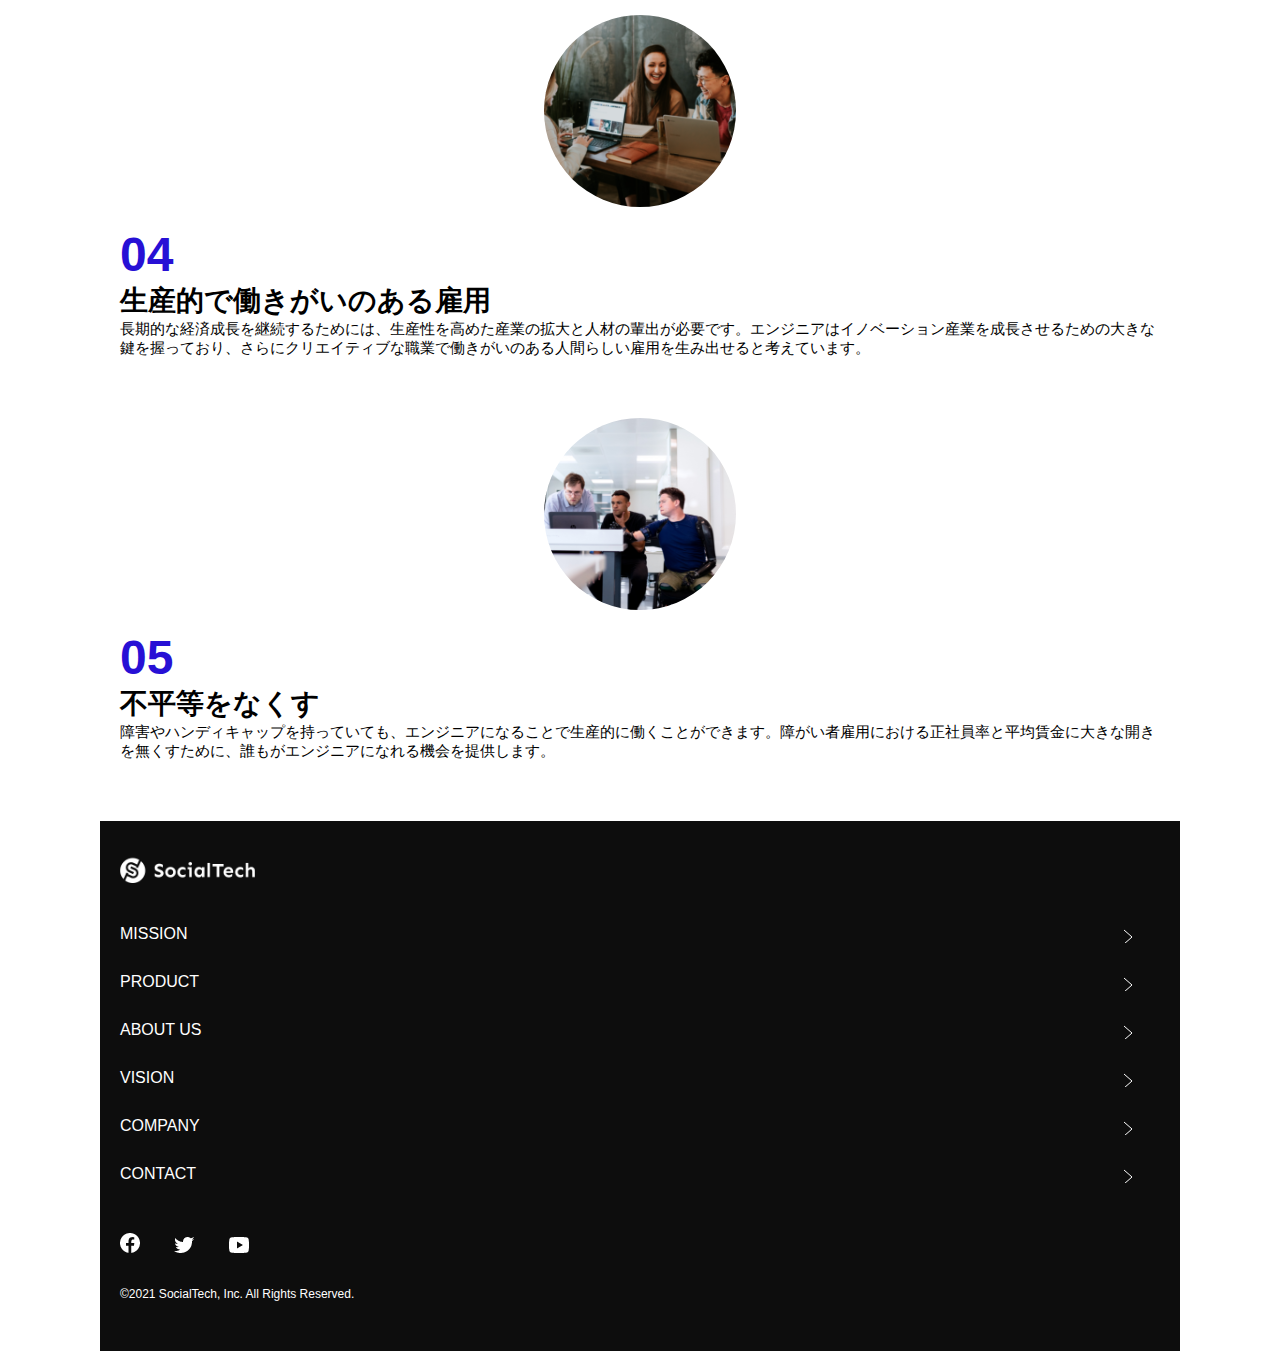
<file: mission.html>
<!DOCTYPE html>
<html>
  <head>
　 <title>SocialTech - MISSION ミッション -</title>
    <meta charset="utf-8">
　　<meta name="description" content="SocialTechが目指す5つの目標（S2DGs）を紹介します">
    <meta name="viewport" content="width=device-width, initial-scale=1.0">
    <link rel="stylesheet" href="style.css">
  </head>

  <body>
    <!-- ヘッダー -->
    <header>
      <!-- ロゴ -->
      <a href="index.html" id="logo">
        <img src="images/logo.png" alt="トップページに戻る">
      </a>

      <!-- PC用ナビゲーション -->
      <nav id="nav-pc">
        <ul>
          <li><a href="mission.html">MISSION</a></li>
          <li><a href="product.html">PRODUCT</a></li>
          <li><a href="index.html#aboutus">ABOUT US</a></li>
          <li><a href="index.html#vision">VISION</a></li>
          <li><a href="index.html#company">COMPANY</a></li>
          <li><a href="index.html#contact">CONTACT</a></li>
        </ul>
      </nav>

      <!-- スマホ用メニューボタン -->
      <button id="menu-sp" onclick="document.getElementById('nav-sp').style.display = 'block'">
        <img src="images/button-menu.png" alt="ナビゲーションを開く">
      </button>

      <!-- スマホ用ナビゲーション -->
      <div id="nav-sp">
        <button id="close" onclick="document.getElementById('nav-sp').style.display = 'none'">
          <img src="images/button-close.png" alt="ナビゲーションを閉じる">
        </button>

        <nav>
          <ul>
            <li>
              <a id="logo-sp" href="index.html" onclick="document.getElementById('nav-sp').style.display = 'none'"><img src="images/logo-sp.png" alt="トップページに戻る"></a>
            </li>
            <li><a class="menu" href="mission.html" onclick="document.getElementById('nav-sp').style.display = 'none'">MISSION</a></li>
            <li><a class="menu" href="product.html" onclick="document.getElementById('nav-sp').style.display = 'none'">PRODUCT</a></li>
            <li><a class="menu" href="index.html#aboutus" onclick="document.getElementById('nav-sp').style.display = 'none'">ABOUT US</a></li>
            <li><a class="menu" href="index.html#vision" onclick="document.getElementById('nav-sp').style.display = 'none'">VISION</a></li>
            <li><a class="menu" href="index.html#company" onclick="document.getElementById('nav-sp').style.display = 'none'">COMPANY</a></li>
            <li><a class="menu" href="index.html#contact" onclick="document.getElementById('nav-sp').style.display = 'none'">CONTACT</a></li>
          </ul>
        </nav>
        <div id="sns">
          <a href="https://www.facebook.com/sejuku2013">
            <img src="images/button-facebook.png" alt="Facebookのリンク">
          </a>
          <a href="https://twitter.com/samuraijuku">
            <img src="images/button-twitter.png" alt="Twitterのリンク">
          </a>
          <a href="https://www.youtube.com/channel/UCCFOQO5aDK0xXam4cUQXT8g">
            <img src="images/button-youtube.png" alt="YouTubeのリンク">
          </a>
        </div>
      </div>
    </header>

    <main>
      <article>
           <section id="mission-main">
           <div class="mission-main-inner">
             <div id="mission-title">
               <h1>MISSION<br><span>ミッション</span></h1>
               <p>TOP > MISSION</p>
             </div>
           </div>
         </section>
          <section id="mission-s2dgs">
            <h2 class="mission-h2">S2DGsの実現</h2>
            <p>国連の掲げる大中小169個の目標「SDGs」のうち、以下の5つの大目標の実現をミッションとします。</p>
            <img src="images/mission/mission-s2dgs.png" alt="S2DGs">
          </section>
          <section id="mission-five-goals">
           <div class="five-goals-image">
             <img src="images/mission/mission-5goals.png" alt="5Goals">
           </div>
             <div class="five-goals-read">
             <div>
               <img class="fivegoals-image-left" src="images/mission/mission-5goals01.png" alt="PCを操作する女の子">
               <span class="fivegoals-number">01</span>
               <h3 class="fivegoals-h3">貧困をなくそう</h3>
               <p class="fivegoals-p">平均年収の高いエンジニアになることを支援し、相対的貧困を抜け出す社会人を増やしていきます。さらに、技能取得や職業訓練の機会を得られない貧困家庭の子供にもIT教育を提供し「貧困の連鎖」を食い止めることを目指します。</p>
             </div>
             <div>
               <img class="fivegoals-image-right" src="images/mission/mission-5goals02.png" alt="PCを見つめる小さい女の子">
               <span class="fivegoals-number">02</span>
               <h3 class="fivegoals-h3">質の高い教育をみんなに</h3>
               <p class="fivegoals-p">手頃な価格で質の高い技術・職業教育の提供を行い、誰もがエンジニアになれるための教育プラットフォームを目指します。子供向けSTEAM教育を提供し、グローバル社会やAI時代に適応して世界で通用する価値の高い人材を育成します。</p>
             </div>
             <div>
               <img class="fivegoals-image-left" src="images/mission/mission-5goals03.png" alt="PCを操作する女性">
               <span class="fivegoals-number">03</span>
               <h3 class="fivegoals-h3">ジェンダー平等の実現</h3>
               <p class="fivegoals-p">女性エンジニアを輩出することは、ジェンダーギャップ指数の経済、教育分野に影響を与えると考えています。女性エンジニアを増やすことで、ライフイベントが多い女性の社会進出を促す機会の創出やシングルマザーの貧困解消をし、男女格差の無い、健全な社会を目指します。</p>
             </div>
             <div>
               <img class="fivegoals-image-right" src="images/mission/mission-5goals04.png" alt="笑顔で話し合う3人の男女">
               <span class="fivegoals-number">04</span>
               <h3 class="fivegoals-h3">生産的で働きがいのある雇用</h3>
               <p class="fivegoals-p">長期的な経済成長を継続するためには、生産性を高めた産業の拡大と人材の輩出が必要です。エンジニアはイノベーション産業を成長させるための大きな鍵を握っており、さらにクリエイティブな職業で働きがいのある人間らしい雇用を生み出せると考えています。</p>
             </div>
             <div>
               <img class="fivegoals-image-left" src="images/mission/mission-5goals05.png" alt="障害を持つ男性が生き生きと働く様子">
               <span class="fivegoals-number">05</span>
               <h3 class="fivegoals-h3">不平等をなくす</h3>
               <p class="fivegoals-p">障害やハンディキャップを持っていても、エンジニアになることで生産的に働くことができます。障がい者雇用における正社員率と平均賃金に大きな開きを無くすために、誰もがエンジニアになれる機会を提供します。</p>
             </div>
           </div>
         </section>
      </article>
    </main>

    <footer>
      <div id="footer-logo">
        <img src="images/logo-sp.png" alt="SocialTech">
      </div>
      <div id="footer-link">
        <a href="mission.html">MISSION</a>
        <a href="product.html">PRODUCT</a>
        <a href="index.html#aboutus">ABOUT US</a>
        <a href="index.html#vision">VISION</a>
        <a href="index.html#company">COMPANY</a>
        <a href="index.html#contact">CONTACT</a>
      </div>
      <div id="sns-footer">
        <div class="sns-btns">
          <a href="https://www.facebook.com/sejuku2013"><img src="images/button-facebook.png" alt="Facebookのリンク"></a>
          <a href="https://twitter.com/samuraijuku"><img src="images/button-twitter.png" alt="Twitterのリンク"></a>
          <a href="https://www.youtube.com/channel/UCCFOQO5aDK0xXam4cUQXT8g"><img src="images/button-youtube.png" alt="YouTubeのリンク"></a>
        </div>
        <p id="copyright">&copy;2021 SocialTech, Inc. All Rights Reserved.</p>
      </div>
    </footer>

  </body>
</html>
</file>
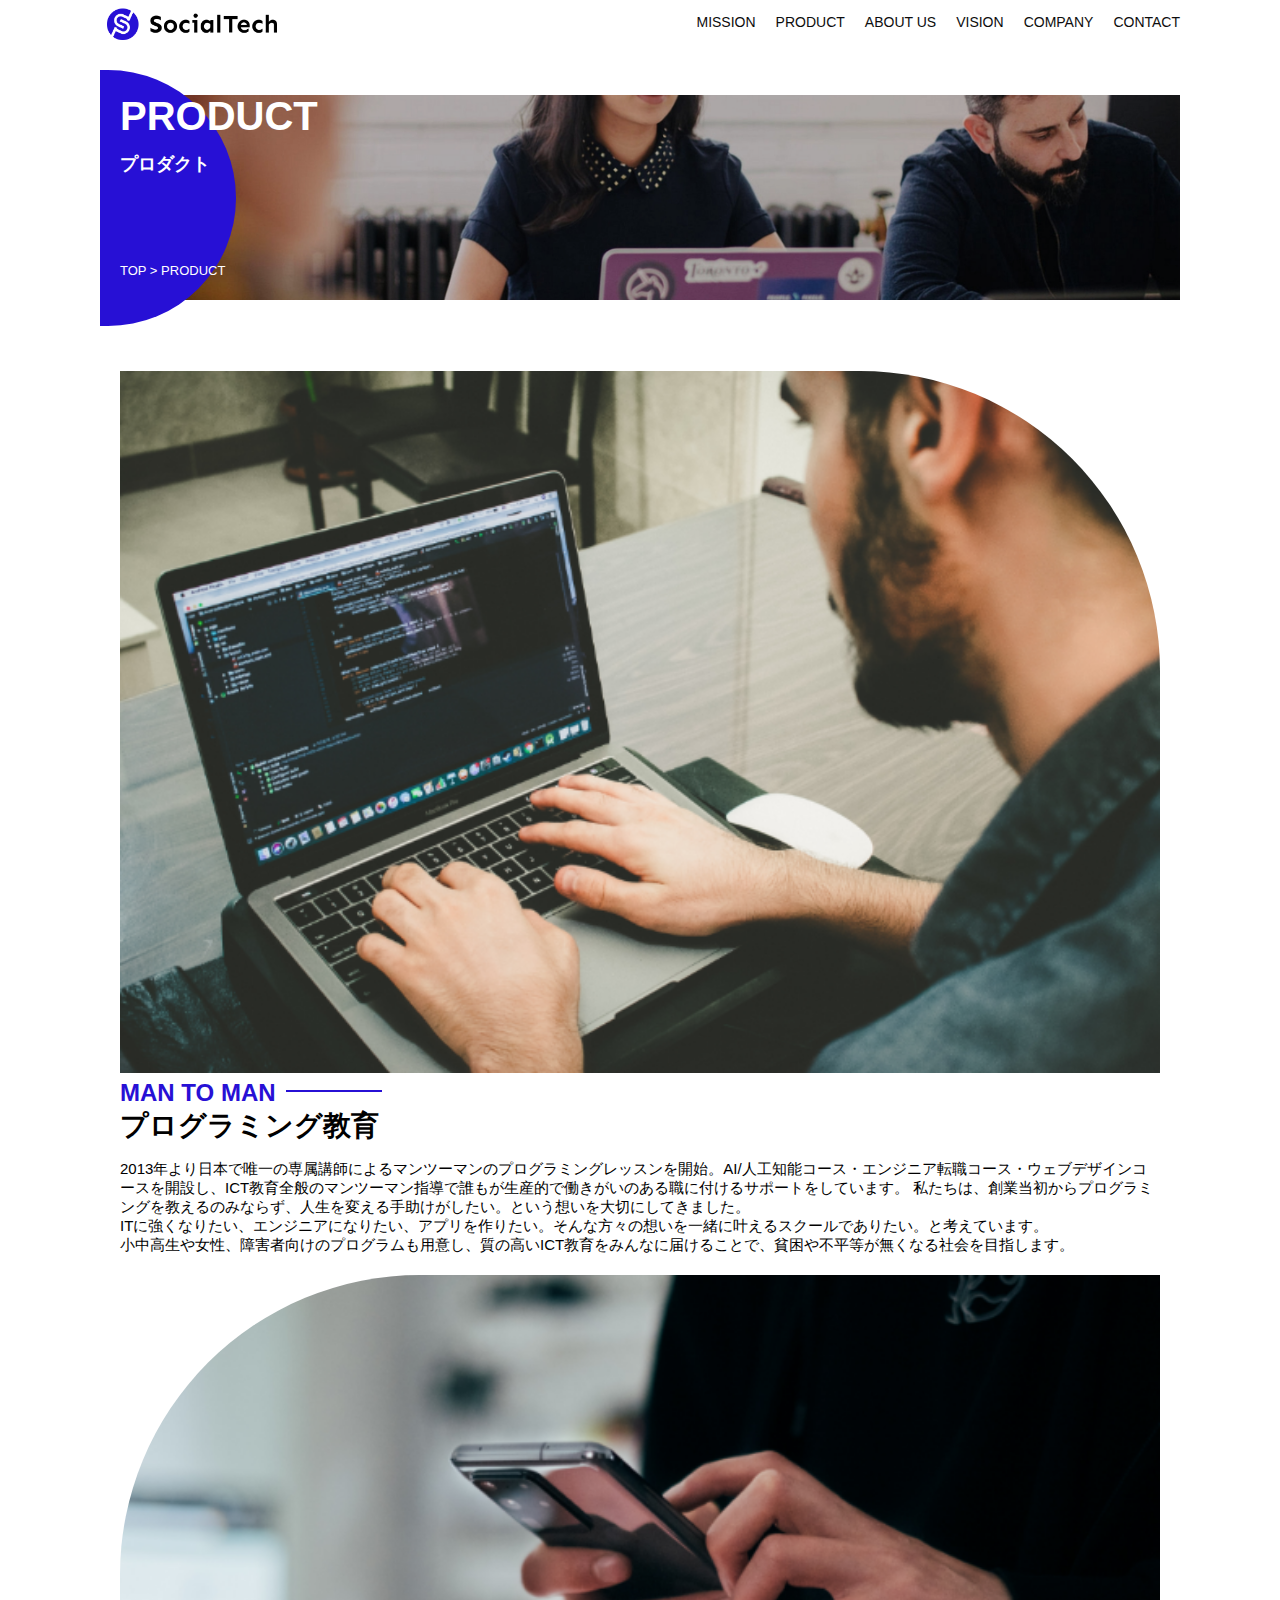
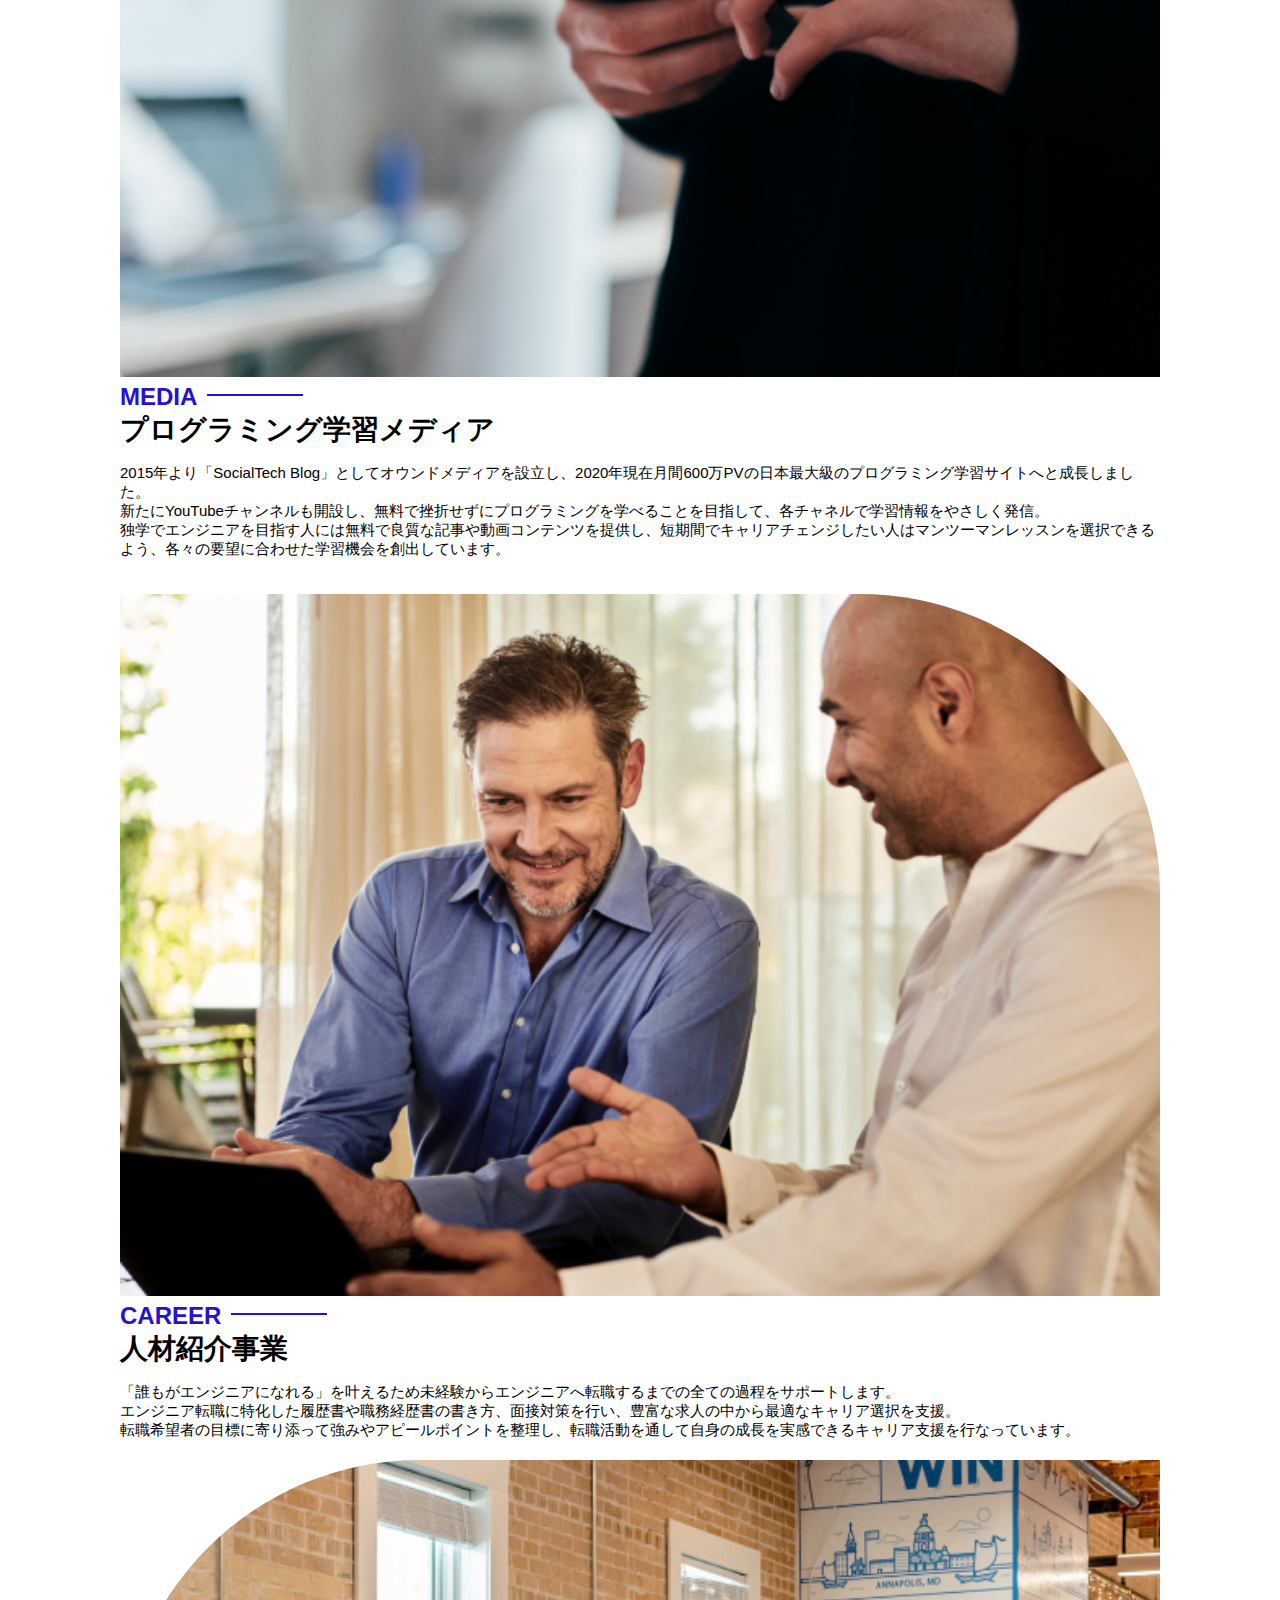
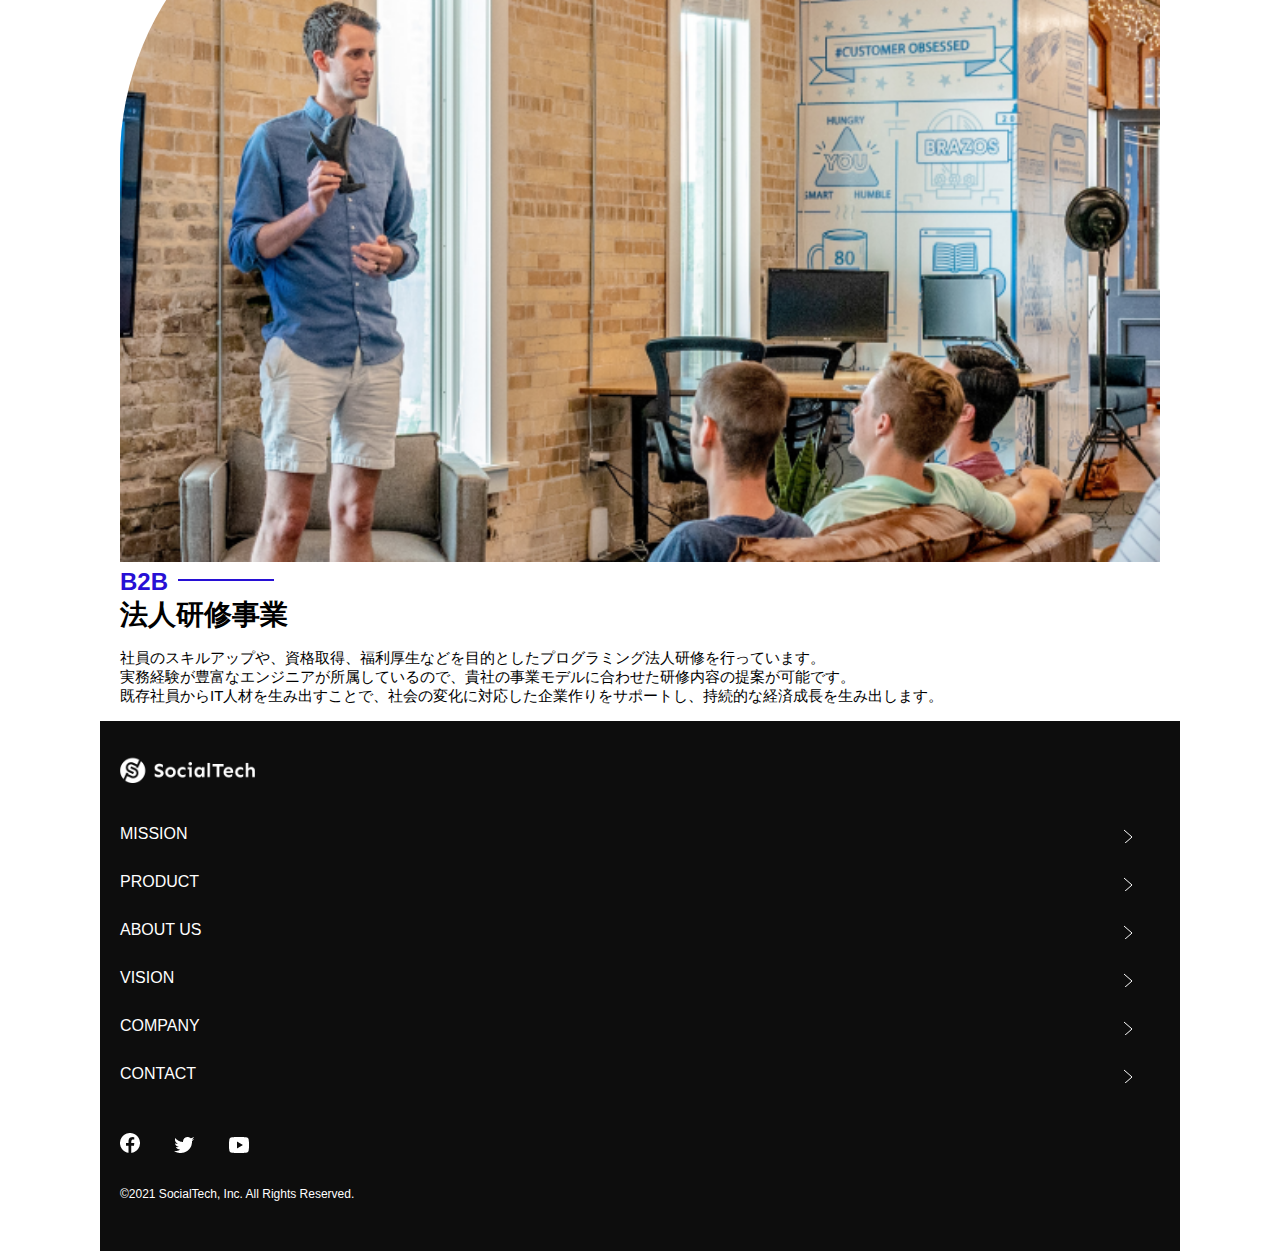
<file: product.html>
<!DOCTYPE html>
<html>
  <head>
   <title>SocialTech -PRODUCT プロダクト-</title>
    <meta charset="utf-8">
     <meta name="description" content="SocialTechの4つのプロダクトを紹介します">
    <meta name="viewport" content="width=device-width, initial-scale=1.0">
    <link rel="stylesheet" href="style.css">
  </head>

  <body>
    <!-- ヘッダー -->
    <header>
      <!-- ロゴ -->
      <a href="index.html" id="logo">
        <img src="images/logo.png" alt="トップページに戻る">
      </a>

      <!-- PC用ナビゲーション -->
      <nav id="nav-pc">
        <ul>
          <li><a href="mission.html">MISSION</a></li>
          <li><a href="product.html">PRODUCT</a></li>
          <li><a href="index.html#aboutus">ABOUT US</a></li>
          <li><a href="index.html#vision">VISION</a></li>
          <li><a href="index.html#company">COMPANY</a></li>
          <li><a href="index.html#contact">CONTACT</a></li>
        </ul>
      </nav>

      <!-- スマホ用メニューボタン -->
      <button id="menu-sp" onclick="document.getElementById('nav-sp').style.display = 'block'">
        <img src="images/button-menu.png" alt="ナビゲーションを開く">
      </button>

      <!-- スマホ用ナビゲーション -->
      <div id="nav-sp">
        <button id="close" onclick="document.getElementById('nav-sp').style.display = 'none'">
          <img src="images/button-close.png" alt="ナビゲーションを閉じる">
        </button>

        <nav>
          <ul>
            <li>
              <a id="logo-sp" href="index.html" onclick="document.getElementById('nav-sp').style.display = 'none'"><img src="images/logo-sp.png" alt="トップページに戻る"></a>
            </li>
            <li><a class="menu" href="mission.html" onclick="document.getElementById('nav-sp').style.display = 'none'">MISSION</a></li>
            <li><a class="menu" href="product.html" onclick="document.getElementById('nav-sp').style.display = 'none'">PRODUCT</a></li>
            <li><a class="menu" href="index.html#aboutus" onclick="document.getElementById('nav-sp').style.display = 'none'">ABOUT US</a></li>
            <li><a class="menu" href="index.html#vision" onclick="document.getElementById('nav-sp').style.display = 'none'">VISION</a></li>
            <li><a class="menu" href="index.html#company" onclick="document.getElementById('nav-sp').style.display = 'none'">COMPANY</a></li>
            <li><a class="menu" href="index.html#contact" onclick="document.getElementById('nav-sp').style.display = 'none'">CONTACT</a></li>
          </ul>
        </nav>
        <div id="sns">
          <a href="https://www.facebook.com/sejuku2013">
            <img src="images/button-facebook.png" alt="Facebookのリンク">
          </a>
          <a href="https://twitter.com/samuraijuku">
            <img src="images/button-twitter.png" alt="Twitterのリンク">
          </a>
          <a href="https://www.youtube.com/channel/UCCFOQO5aDK0xXam4cUQXT8g">
            <img src="images/button-youtube.png" alt="YouTubeのリンク">
          </a>
        </div>
      </div>
    </header>

    <main>
      <article>
        <section id="product-main">
           <div class="product-main-inner">
             <div id="product-title">
               <h1>PRODUCT<br><span>プロダクト</span></h1>
               <p>TOP > PRODUCT</p>
             </div>
           </div>
         </section>
          <section class="product-section product-section-left">
           <div class="product-section-img">
             <img src="images/product/product-mantoman.png" alt="PCでコードを書く男性">
           </div>
           <div class="product-read">
             <h2 class="product-h2">MAN TO MAN</h2>
             <h3 class="product-h3">プログラミング教育</h3>
             <p>
               2013年より日本で唯一の専属講師によるマンツーマンのプログラミングレッスンを開始。AI/人工知能コース・エンジニア転職コース・ウェブデザインコースを開設し、ICT教育全般のマンツーマン指導で誰もが生産的で働きがいのある職に付けるサポートをしています。 私たちは、創業当初からプログラミングを教えるのみならず、人生を変える手助けがしたい。という想いを大切にしてきました。<br>ITに強くなりたい、エンジニアになりたい、アプリを作りたい。そんな方々の想いを一緒に叶えるスクールでありたい。と考えています。<br>小中高生や女性、障害者向けのプログラムも用意し、質の高いICT教育をみんなに届けることで、貧困や不平等が無くなる社会を目指します。
             </p>
           </div>
         </section>
 
         <section class="product-section product-section-right">
           <div class="product-read">
             <h2 class="product-h2">MEDIA</h2>
             <h3 class="product-h3">プログラミング学習メディア</h3>
             <p>2015年より「SocialTech Blog」としてオウンドメディアを設立し、2020年現在月間600万PVの日本最大級のプログラミング学習サイトへと成長しました。<br>新たにYouTubeチャンネルも開設し、無料で挫折せずにプログラミングを学べることを目指して、各チャネルで学習情報をやさしく発信。<br>独学でエンジニアを目指す人には無料で良質な記事や動画コンテンツを提供し、短期間でキャリアチェンジしたい人はマンツーマンレッスンを選択できるよう、各々の要望に合わせた学習機会を創出しています。</p>
           </div>
           <div class="product-section-img">
             <img src="images/product/product-media.png" alt="スマートフォンを操作する人">
           </div>
         </section>
 
         <section class="product-section product-section-left">
           <div class="product-section-img">
             <img src="images/product/product-career.png" alt="笑顔で話し合う2人の男性">
           </div>
           <div class="product-read">
             <h2 class="product-h2">CAREER</h2>
             <h3 class="product-h3">人材紹介事業</h3>
             <p>「誰もがエンジニアになれる」を叶えるため未経験からエンジニアへ転職するまでの全ての過程をサポートします。<br>エンジニア転職に特化した履歴書や職務経歴書の書き方、面接対策を行い、豊富な求人の中から最適なキャリア選択を支援。<br>転職希望者の目標に寄り添って強みやアピールポイントを整理し、転職活動を通して自身の成長を実感できるキャリア支援を行なっています。<br></p>
           </div>
         </section>
 
         <section class="product-section product-section-right">
           <div class="product-read">
             <h2 class="product-h2">B2B</h2>
             <h3 class="product-h3">法人研修事業</h3>
             <p>社員のスキルアップや、資格取得、福利厚生などを目的としたプログラミング法人研修を行っています。<br>実務経験が豊富なエンジニアが所属しているので、貴社の事業モデルに合わせた研修内容の提案が可能です。<br>既存社員からIT人材を生み出すことで、社会の変化に対応した企業作りをサポートし、持続的な経済成長を生み出します。</p>
           </div>
           <div class="product-section-img">
             <img src="images/product/product-b2b.png" alt="講演中の男性とそれを聴く人々">
           </div>
         </section>
      </article>
    </main>

    <footer>
      <div id="footer-logo">
        <img src="images/logo-sp.png" alt="SocialTech">
      </div>
      <div id="footer-link">
        <a href="mission.html">MISSION</a>
        <a href="product.html">PRODUCT</a>
        <a href="index.html#aboutus">ABOUT US</a>
        <a href="index.html#vision">VISION</a>
        <a href="index.html#company">COMPANY</a>
        <a href="index.html#contact">CONTACT</a>
      </div>
      <div id="sns-footer">
        <div class="sns-btns">
          <a href="https://www.facebook.com/sejuku2013"><img src="images/button-facebook.png" alt="Facebookのリンク"></a>
          <a href="https://twitter.com/samuraijuku"><img src="images/button-twitter.png" alt="Twitterのリンク"></a>
          <a href="https://www.youtube.com/channel/UCCFOQO5aDK0xXam4cUQXT8g"><img src="images/button-youtube.png" alt="YouTubeのリンク"></a>
        </div>
        <p id="copyright">&copy;2021 SocialTech, Inc. All Rights Reserved.</p>
      </div>
    </footer>
    
  </body>
</html>
</file>
<file: style.css>
/* PC、スマホ共通スタイル */
* {
  box-sizing: border-box;
}

p {
  font-size: 15px;
}

body {
  font-family: "Source Sans Pro", "Hiragino Kaku Gothic ProN", Meiryo, Arial, sans-serif;
  max-width: 1080px;
   margin: 0 auto 0 auto;
}
/* ヘッダー */
 header {
   display: flex;
   justify-content: space-between;
 }   
 /* ナビゲーションのレイアウト */
 #nav-pc {
   font-size: 14px;
 }
 
 #nav-pc ul {
   display: flex;
   padding-left: 0;
 }
 
 #nav-pc li {
   list-style: none;
 }
 
 /* ナビゲーションのリンクの装飾設定 */
 #nav-pc a {
   text-decoration: none;
   margin-left: 20px;
   color: #0d0d0d;
 }
 
 #nav-pc a:hover {
   text-decoration: underline;
 }

  /* スマホ用ナビを非表示 */
  #nav-sp,
  #menu-sp {
    display: none;
  }

  /* メインビジュアル*/
 #main-visual {
   position: relative;
   height: 400px;
 }
  #main-message {
   position: absolute;
   top: 0;
   left: 0;
   background-color: #2710d5;
   color: #ffffff;
   border-radius: 0 0 476px 0;
   max-width: 620px;
   height: 100%;
   width: 100%;
   z-index: 11;
 }
 #main-message > h1 {
   font-size: 60px;
   margin: 100px 0 0 50px;
 }
 #main-message > p { 
   font-size: 28px;
   margin: 0 0 0 50px;
 }
  #main-visual > img {
   max-width: 620px;
   border-radius: 476px 0 0 0;
   position: absolute;
   top: 0;
   right: 0;
   z-index: 10;
 }
 /* 見出し */
 h2 {
   margin: 40px 0 0 0;
 }
 
 h2::after {
   content: url("images/line.png");
   margin-left: 10px;
 }
 
 h3 {
   font-size: 27px;
 }
 /* ミッション */
 #mission {
   margin: 80px auto 80px auto;
 }
 
 #mission-flex {
   display: flex;
 }
  #mission-flex > div {
   width: 50%;
   margin: 20px;
 }
 
 #mission-photo {
   width: 100%;
 }
 
 #s2dgs {
   margin-top: 50px;
   width: 100%;
 }
 /* プロダクト */
 #product {
   background-color: #fafafa;
   margin: 80px 0 80px 0;
   padding: 10px 40px 0px 40px;
 }
 
 /* 外枠 */
 #product .product-flex {
   margin-top: 40px;
   display: flex;
 }
 
 /* 左のカラム */
 #product-left {
   width: 50%;
   margin-right: 20px;
 }
 
 /* 右のカラム */
 #product-right {
   width: 50%;
   margin-left: 20px;
   margin-top: 80px;
 }
 
 /* 画像＋説明の枠 */
 #product-left > div {
   position: relative;
   height: 480px;
   margin-right: 20px;
 }
 #product-right > div {
   position: relative;
   height: 480px;
   margin-left: 20px;
 }
  /* 画像 */
 .product-photo {
   width: 100%;
 }
  /* 説明文の枠 */
 .product-explain {
   background-color: #ffffff;
   position: absolute;
   left: 0;
   bottom: 50px;
   margin: 0 40px 0 40px;
   padding: 20px;
   box-shadow: 5px 5px 10px rgba(0, 0, 0, 0.05);
 }
 
 /* 説明文の英語 */
 .product-explain > span {
   color: #2710d5;
   font-weight: bold;
   font-size: 16px;
   margin: 0;
 }
 
 /* 説明文の見出し */
 .product-explain > h3 {
   margin: 5px 0 5px 0;
 }
 
 /* 説明文 */
 .product-explain > p {
   font-size: 14px;
   margin: 0;
 }
 
 /* もっと見るボタン */
 #product-more {
   text-align: center;
 }
 
 #product-more a {
   position: relative;
   bottom: -42px;
 }
  /* ABOUT US */
 #aboutus {
   margin: 80px auto 80px auto;
 }
 
 /* 3つの組織文化と画像を入れる枠 */
 #aboutus > div {
   display: flex;
 }
 /* 画像 */
 .culture-img {
   width: 50%;
   align-self: flex-start;
 }
 
 .culture-img2 {
   margin-top: 50px;
   width: 100%;
 }
 /* 3つの組織文化の表 */
 .culture-table {
   margin-right: 50px;
 }
  /* 番号 */
 .culture-num {
   font-size: 80px;
   color: #2710d5;
   padding: 0 20px 0 0;
 }
 /* 見出し */
 .culture-table th {
   text-align: left;
   font-size: 28px;
   font-weight: bold;
 }
 /* 組織文化英語 */
 .culture-en {
   color: #2710d5;
   font-size: 24px;
 }
 /* 説明文 */
 .culture-description {
   margin: 0;
 }
  /* ビジョン */
 #vision {
   margin: 80px auto 80px auto;
 }
 
 /* セクション内の外枠*/
 #vision > div {
   display: flex;
   justify-content: space-between;
   flex-wrap: wrap;
 }
 
 /*7つの行動指針の枠*/
 .vision-box {
   width: 300px;
   height: 300px;
   margin-bottom: 30px;
   position: relative;
 }
  .vision-box > img {
   width: 100%;
   position: relative;
   z-index: 30;
 }
 
 .vision-box > div {
   position: absolute;
   top: 0;
   left: 0;
   z-index: 31;
   margin-right: 20px;
 }
 
 .vision-box > div > h4 {
   color: #2710d5;
   font-size: 19px;
   margin: 80px 0 0 0;
 }
 
 .vision-box > div > h4::first-letter {
   font-size: 40px;
 }
 
 .vision-box > div > h5 {
   font-size: 20px;
   margin: 0 0 0 0;
 }
 
 .vision-box > div > p {
   margin: 10px 0 0 0;
 }
 /* 会社概要 */
 #company {
   margin: 80px auto 80px auto;
 }
 #company-table {
   width: 100%;
 }
 
 .tableheader {
   text-align: left;
   padding: 20px;
   border-bottom-color: #2710d5;
   border-bottom-width: 1px;
   border-bottom-style: solid;
   width: 100px;
 }
 
 .tableheader-first {
   border-top-color: #2710d5;
   border-top-width: 1px;
   border-top-style: solid;
 }
 
 .cell {
   padding: 30px;
   border-bottom-color: #ececec;
   border-bottom-width: 1px;
   border-bottom-style: solid;
 }
 
 .cell-first {
   border-top-color: #ececec;
   border-top-width: 1px;
   border-top-style: solid;
 }
  #company > iframe {
   width: 100%;
   height: 368px;
   margin-top: 40px;
 }
  /* お問い合わせ */
 #contact {
   margin: 80px auto 80px auto;
 }
 
 /* 外枠 */
 #contact > form > div {
   display: flex;
   flex-direction: row;
   flex-wrap: wrap;
   padding-bottom: 30px;
 }
/* 左列の見出し */
 .contact-heading {
   width: 240px;
   align-self: center;
 }
 /* 見出しのラベル */
 .contact-label {
   font-weight: bold;
 }
 /* 必須 */
 .contact-span {
   color: #ce2222;
   margin: 0 0 0 20px;
   font-weight: bold;
 }
  /* テキストボックス */
 .contact-textbox {
   border-top: 0px;
   border-left: 0px;
   border-right: 0px;
   border-bottom-width: 1px;
   border-bottom-color: #707070;
   border-style: solid;
   background-color: #fafafa;
   width: 400px;
   height: 56px;
 }
 
 /* お問い合わせ内容のテキストエリア */
 .contact-textarea {
   border-top: 0px;
   border-left: 0px;
   border-right: 0px;
   border-bottom-width: 1px;
   border-bottom-color: #707070;
   background-color: #fafafa;
   width: 400px;
   height: 200px;
 }
 /* 個人情報の取り扱い */
 #contact dt {
   font-weight: bold;
 }
 
 #contact dd {
   margin: 0 0 16px 0;
 }
 
 #contact dd p {
   margin: 0;
 }
 
 #contact dd ul {
   padding-left: 0;
 }
 
 #contact dd li {
   margin-bottom: 0;
   list-style: none;
 }
 /* フッター */
 footer {
   background-color: #0d0d0d;
   text-align: center;
   padding: 80px 80px 30px 80px;
 }
 
 #footer-logo {
   margin-bottom: 30px;
 }
  #footer-link {
   margin-bottom: 50px;
 }
 
 #footer-link > a {
   text-decoration: none;
   margin: 10px;
   color: #ffffff;
 }
 
 #footer-link > a:hover {
   text-decoration: underline;
 }
 #sns-footer {
   display: flex;
   justify-content: space-between;
   text-align: left;
 }
 
 #sns-footer a {
   margin-right: 30px;
 }
 
 #copyright {
   color: #ffffff;
   margin: 0;
 }

 /* mission.html用スタイル */
 /* ミッションのメインビジュアル */
 .mission-main-inner {
   background-image: url("images/mission/mission-main.png");
   background-repeat: no-repeat;
   background-position-y: center;
 }
 
 #mission-title {
   background-color: #2710d5;
   width: 368px;
   color: #ffffff;
   height: 496px;
   border-radius: 0 248px 248px 0;
   position: relative;
 }
 
 #mission-title h1 {
   position: absolute;
   top: 0;
   left: 100px;
   font-size: 80px;
   line-height: 1;
 }
 
 #mission-title h1 span {
   font-size: 26px;
 }
 
 #mission-title > p {
   position: absolute;
   top: 350px;
   left: 100px;
   font-size: 16px;
 }

  /* ミッションページ　S2DGSの設定 */
 #mission-s2dgs {
   padding: 20px;
 }
 
 .mission-h2 {
   color: #2710d5;
   font-size: 40px;
 }
 
 .mission-h2::after {
   content: none;
 }

  /* ミッションページ　5つのゴールの設定 */
 #mission-five-goals {
   padding: 20px;
   display: flex;
 }
 
 #mission-five-goals .five-goals-image {
   width: 30%;
   padding: 20px;
 }
 
 #mission-five-goals .five-goals-image img {
   width: 100%;
 }
 
 #mission-five-goals .five-goals-read {
   width: 70%;
   padding: 20px;
 }
 
 #mission-five-goals .five-goals-read > div {
   margin-bottom: 40px;
 }
 
 .fivegoals-image-right {
   float: right;
   margin: 20px;
 }
 
 .fivegoals-image-left {
   float: left;
   margin: 20px;
 }
 
 .fivegoals-number {
   color: #2710d5;
   font-size: 48px;
   font-weight: bold;
   margin: 0;
 }
 
 .fivegoals-h3 {
   font-size: 28px;
   margin: 0;
 }
 
 .fivegoals-p {
   margin: 0;
 }
 /* プロダクトページ */
 .product-main-inner {
   background-image: url("images/product/product-main.png");
   background-repeat: no-repeat;
   background-position-y: center;
 }
 
 #product-title {
   background-color: #2710d5;
   width: 368px;
   color: #ffffff;
   height: 496px;
   border-radius: 0 248px 248px 0;
   position: relative;
 }
 
 #product-title h1 {
   position: absolute;
   top: 0;
   left: 100px;
   font-size: 80px;
   line-height: 1;
 }
 
 #product-title h1 span {
   font-size: 26px;
 }
 
 #product-title > p {
   position: absolute;
   top: 350px;
   left: 100px;
   font-size: 16px;
 }

  /* セクション */
 .product-section {
   display: flex;
   padding: 20px 20px 0;
 }
 
 .product-section .product-section-img {
   width: 450px;
 }
 
 /* 左が画像のセクション*/
 .product-section-left .product-section-img img {
   width: 100%;
   padding: 0 40px 30px 0;
   border-radius: 0 432px 0 0;
 }
 
 .product-section-left .product-read {
   width: 50%;
   flex-grow: 1;
 }
 
 .product-section-left .product-read p {
   margin-bottom: 0;
 }
 
 /* 右が画像のセクション*/
 .product-section-right {
   justify-content: space-between;
 }
 
 .product-section-right .product-section-img img {
   width: 100%;
   padding: 0 0 30px 40px;
   border-radius: 432px 0 0 0;
 }
 
 .product-section-right .product-read {
   width: 500px;
 }
 
 .product-h2 {
   color: #2710d5;
   font-size: 24px;
   margin: 0;
 }
 
 .product-h3 {
   font-size: 28px;
   margin: 0;
 }


 /*====================
  スマートフォン用のスタイル
 =====================*/
 @media screen and (max-width: 767px) {
   /* PC用ナビゲーション非表示 */
   #nav-pc {
     display: none;
   }
 
   /* ハンバーガーメニュー */
   #menu-sp {
     display: block;
     background-color: transparent;
     float: right;
     padding: 0;
     border: none;
   }
 
   /* スマホ用ナビゲーションの表示切替*/
   /* 初期状態、レイアウトと非表示設定 */
   #nav-sp {
     background-color: #2710d5;
     position: fixed;
     left: 0;
     top: 0;
     height: 100%;
     width: 100%;
     display: none;
     z-index: 100;
   }
   }

   /* ×ボタン */
   #close {
     position: absolute;
     top: 20px;
     right: 20px;
     background-color: transparent;
     border: none;
   }
 
   #nav-sp nav ul {
     padding-left: 0;
   }
 
   #nav-sp nav li {
     list-style: none;
   }
 
   /* ナビゲーションメニュー用ロゴ */
   #logo-sp {
     margin: 80px 0 30px 20px;
   } 

   /* ナビゲーションのリンクの装飾設定 */
  #nav-sp nav a {
    display: block;
    color: #ffffff;
  }
 
  #nav-sp nav a:hover {
     text-decoration: underline;
   }
 
   #nav-sp .menu {
     text-decoration: none;
     margin: 0 20px 0 20px;
     height: 44px;
     font-size: 16px;
     background-image: url("images/arrow.png");
     background-repeat: no-repeat;
     background-position: right top;
   }

    /* ナビゲーションのリンクの装飾設定 */
  #nav-sp nav a {
    display: block;
    color: #ffffff;
  }
 
  #nav-sp nav a:hover {
     text-decoration: underline;
   }
 
   #nav-sp .menu {
     text-decoration: none;
     margin: 0 20px 0 20px;
     height: 44px;
     font-size: 16px;
     background-image: url("images/arrow.png");
     background-repeat: no-repeat;
     background-position: right top;
   }

    #sns {
    position: absolute;
    bottom: 20px;
    left: 20px;
  }

  #sns > a {
    margin-right: 30px;
  }

  /* メインビジュアル */
   #main-visual {
     position: relative;
     height: 470px;
   }
 
   #main-visual > div {
     text-align: center;
     height: 280px;
   }
 
   #main-visual h1 {
     font-size: 28px;
     margin: 90px 0 0 0;
   }
 
   #main-visual > div > p {
     margin: 0;
     font-size: 15px;
   }
 
   #main-visual > img {
     width: 100%;
     border-radius: 476px 0 0 0;
     top: auto;
     bottom: 0;
   }

   /*見出し*/
   h2 {
     margin: 15px 0 15px 0;
   }
   
   h3 {
     font-size: 24px;
     margin: 10px 0 0 0;
   }

   /* ミッション */
   #mission {
     margin: 20px 0 20px 0;
     padding: 0 20px 0 20px;
   }
 
   #mission-flex {
     flex-direction: column;
   }
 
   #mission-flex > div {
   width: 100%;
   margin: 0;
 }

 /* プロダクト */
    #product {
      margin: 0;
      padding: 10px 20px 0 20px;
    }
  
    /* 外枠 */
    #product .product-flex {
      flex-direction: column;
      margin-top: 0;
    }
  
    /* 左右のカラム　スマホでは縦並び */
    #product-left,
    #product-right {
      width: 100%;
      margin: 0;
    }

     /*  画像＋説明の枠 */
   #product-left > div,
   #product-right > div {
     height: auto;
     margin: 0;
   }
 
   /* 説明文の枠 */
   .product-explain {
     position: relative;
     margin: 0;
   }
 
   .product-explain > h3 {
     margin: 10px 0 10px 0;
     font-size: 24px;
   }
 
  /* もっと見るボタン */
    #product-more {
      text-align: left;
    }

     /* ABOUT US */
   #aboutus {
     margin: 80px 20px 80px 20px;
   }
 
   #aboutus > div {
     flex-direction: column;
  }
 
   .culture-table th {
     font-size: 16px;
   }
 
   .culture-table {
     margin-right: 0;
     padding-right: 20px;
     order: 2;
   }
 
   .culture-img {
     width: 100%;
     order: 1;
   }
 
   .culture-img2 {
     margin-top: 0;
   }
 
   .culture-num {
     padding: 0;
   }
 
   .culture-description {
     margin: 0;
   }

   /* ビジョン */
   #vision {
     margin: 80px 20px 80px 20px;
   }
 
   .vision-box > img {
     position: absolute;
     top: 0;
     left: 0;
   }
 
   .vision-box > div > h4 {
     margin: 60px 0 0 0;
   }


    /*会社概要*/
   #company {
     margin: 0 20px 0 20px;
   }
 
   #company > h3 {
     margin-bottom: 20px;
   }

  .tableheader {
     width: 50px;
   }
 
   .cell {
     padding: 20px;
   }
 
   #company > iframe {
     height: 240px;
   }

 /* お問い合わせ */
   #contact {
     margin: 80px 20px 80px 20px;
   }
 
   #contact > h3 {
     margin-bottom: 20px;
   }
 
   #contact > form > div {
     flex-direction: column;
     margin-bottom: 20px;
   }
 
   .contact-heading {
     align-self: auto;
     margin-bottom: 20px;
   }

  .contact-textbox {
     min-width: 300px;
     width: 100%;
   }
 
   .contact-textarea {
     height: 150px;
     width: 100%;
   }
 
   .radiobutton {
     margin-bottom: 20px;
   }
   
    /* フッター */
   footer {
     padding: 30px 20px 50px 20px;
     text-align: left;
   }
 
   #footer-link > a {
     margin: 0 20px 30px 0;
     display: block;
     background-image: url("images/arrow.png");
     background-repeat: no-repeat;
     background-position: right top;
   }
 
   #footer-link > a:hover {
     text-decoration: underline;
   }
 
   #sns-footer {
     flex-direction: column;
     justify-content: flex-start;
   }
 
   #copyright {
     font-size: 12px;
     margin-top: 30px;
   }

 /* mission.html用スタイル */
   /* ミッションのメインビジュアル */
   #mission-main {
     height: 256px;
     margin-top: 4%;
     position: relative;
   }
 
   .mission-main-inner {
     height: 80%;
     background-size: cover;
   }
 
   #mission-title {
     width: 136px;
     height: 256px;
     position: absolute;
     top: -10%;
   }
 
   #mission-title h1 {
     left: 20px;
     font-size: 40px;
   }
 
   #mission-title h1 span {
     font-size: 18px;
   }
 
   #mission-title > p {
     top: 180px;
     left: 20px;
     font-size: 13px;
   }

   /* ミッションページ　S2DGSの設定 */
    .mission-h2 {
      font-size: 38px;
      margin: 0px;
    }
  
    .mission-h2::after {
      content: none;
    }
  
    #mission-s2dgs > img {
      width: 100%;
    }

/* ミッションページ　5つのゴールの設定 */
   #mission-five-goals {
     flex-direction: column;
   }
 
   #mission-five-goals > div {
     padding: 0;
   }
 
   #mission-five-goals .five-goals-image,
   #mission-five-goals .five-goals-read {
     width: 100%;
     padding: 0;
   }
 
   #mission-five-goals .five-goals-read > div {
     display: flex;
     flex-direction: column;
   }
 
   .fivegoals-image-right,
   .fivegoals-image-left {
     align-self: center;
   }

/* プロダクトページ */
   #product-main {
     height: 256px;
     margin-top: 4%;
     position: relative;
   }
 
   .product-main-inner {
     height: 80%;
     background-size: cover;
   }
 
   #product-title {
     width: 136px;
     height: 256px;
     position: absolute;
     top: -10%;
   }
   
   #product-title h1 {
     left: 20px;
     font-size: 40px;
   }
 
   #product-title h1 span {
     font-size: 18px;
   }
 
   #product-title > p {
     top: 180px;
     left: 20px;
     font-size: 13px;
   }

/* セクション */
   .product-section {
     flex-direction: column;
   }
 
   .product-section .product-section-img {
     width: 100%;
   }
   
   .product-section .product-section-img img {
     width: 100%;
     padding: 0;
   }
 
   /* 左が画像のセクション*/
   .product-section-left .product-section-img img {
     border-radius: 0 300px 0 0;
   }
 
   .product-section-left .product-read {
     width: 100%;
     flex-grow: 1;
   }
 
   /* 右が画像のセクション*/
   .product-section-right .product-section-img img {
     order: 1;
     border-radius: 300px 0 0 0;
   }
 
   .product-section-right .product-read {
     order: 2;
     width: 100%;
   }
</file>
